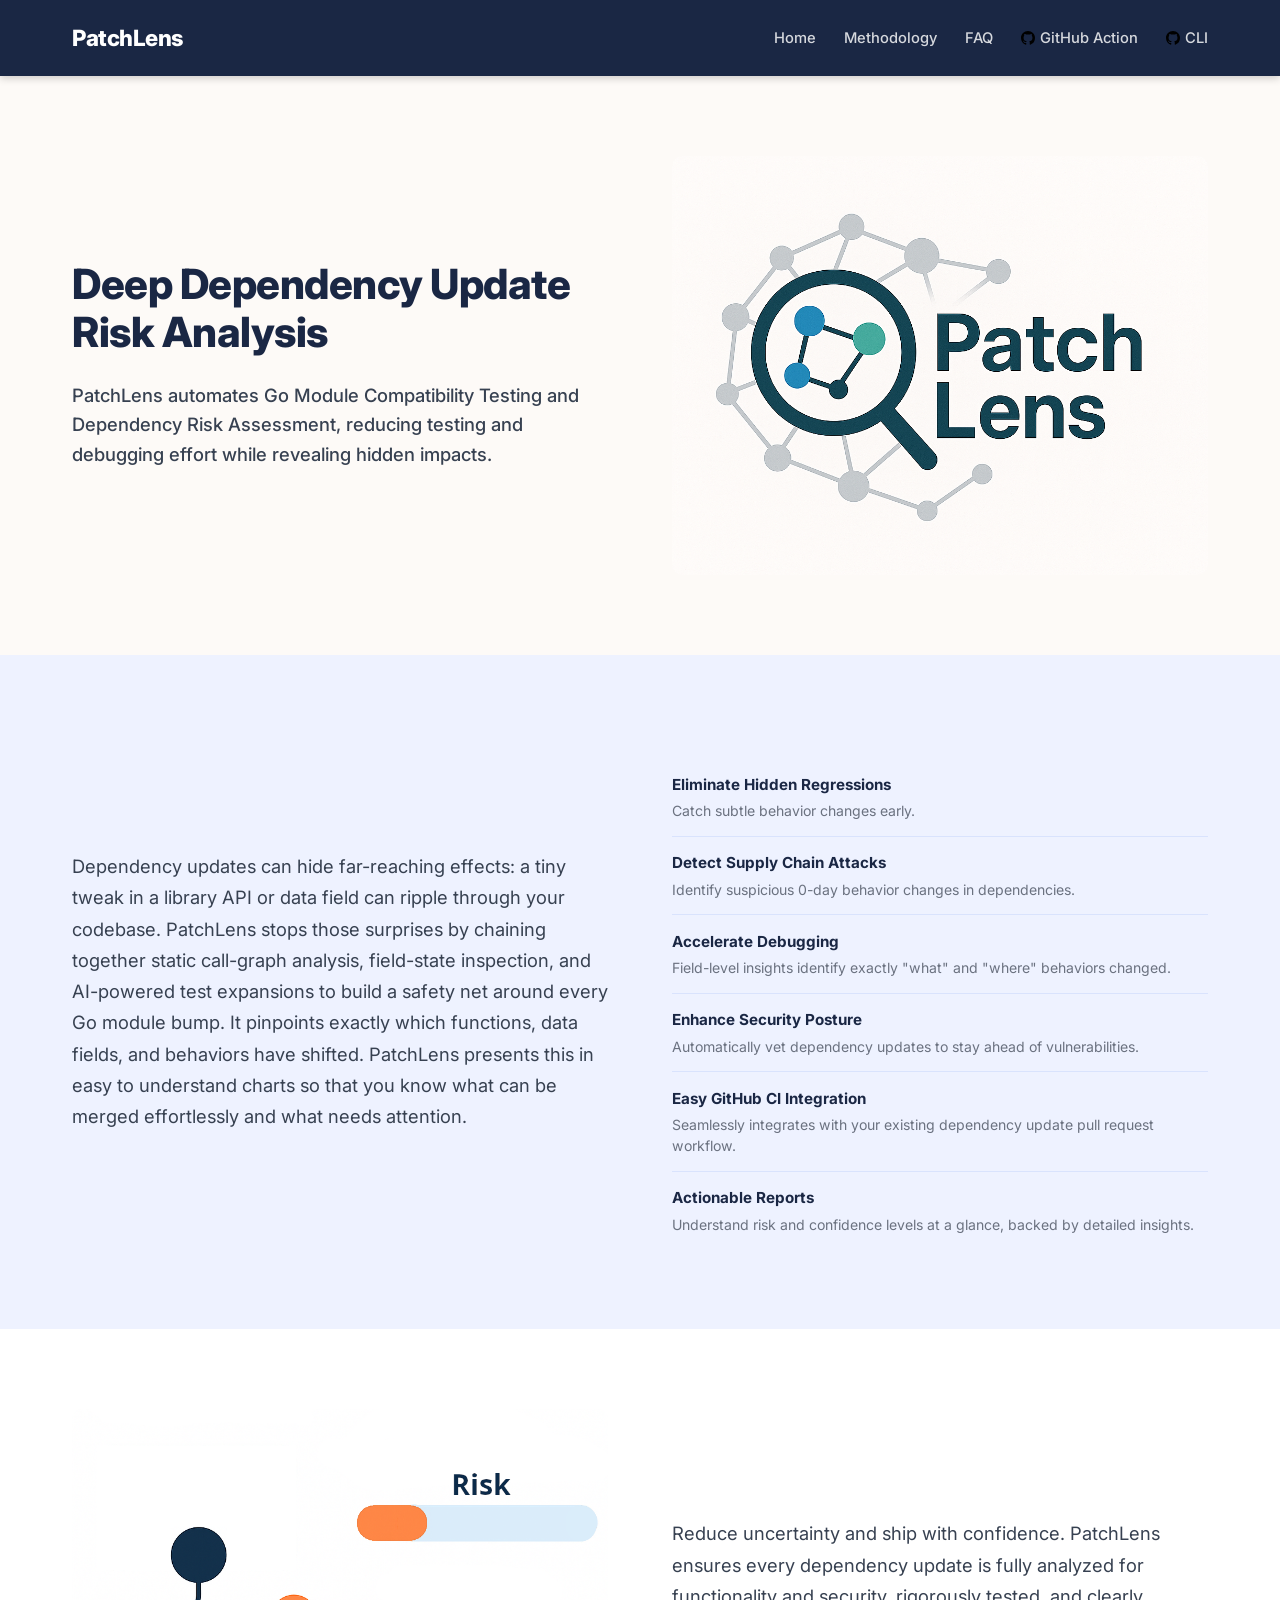
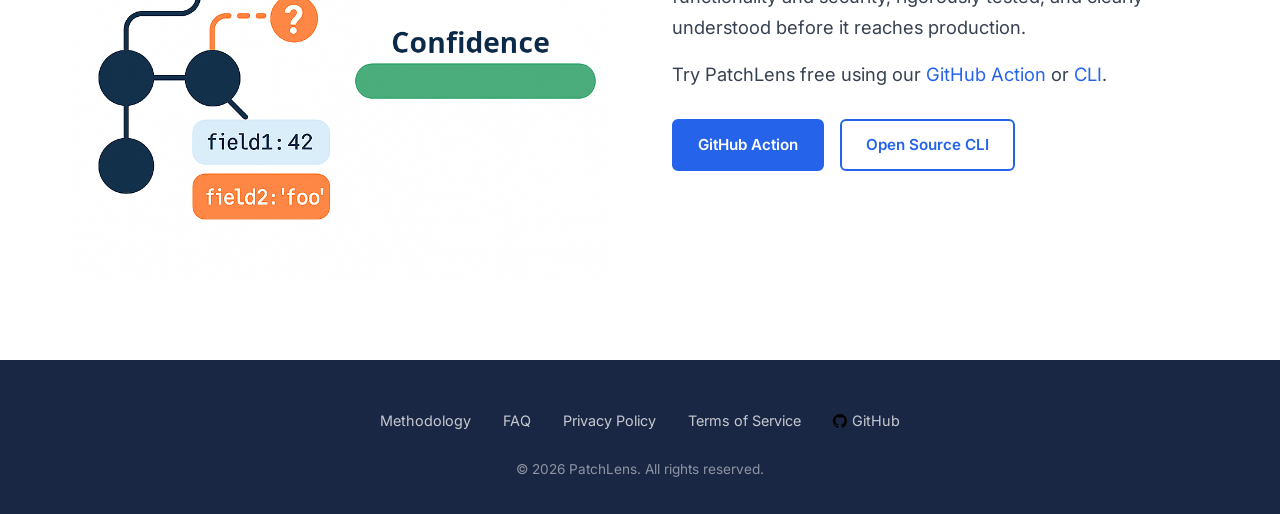
<file: index.html>
<!DOCTYPE html>
<html lang="en">
<head>
  <meta charset="UTF-8" />
  <meta name="viewport" content="width=device-width, initial-scale=1.0" />
  <title>PatchLens — Deep Dependency Update Risk Analysis</title>
  <meta name="description" content="PatchLens automates Go module dependency risk assessment using static call-graph analysis, field-state inspection, and AI-powered test expansion." />
  <link rel="stylesheet" href="assets/css/style.css" />
  <link rel="preconnect" href="https://fonts.googleapis.com" />
  <link rel="preconnect" href="https://fonts.gstatic.com" crossorigin />
  <link href="https://fonts.googleapis.com/css2?family=Inter:wght@400;500;600;700;800&display=swap" rel="stylesheet" />
</head>
<body>
<svg xmlns="http://www.w3.org/2000/svg" style="display:none">
  <symbol id="icon-github" viewBox="0 0 16 16">
    <path d="M8 0C3.58 0 0 3.58 0 8c0 3.54 2.29 6.53 5.47 7.59.4.07.55-.17.55-.38 0-.19-.01-.82-.01-1.49-2.01.37-2.53-.49-2.69-.94-.09-.23-.48-.94-.82-1.13-.28-.15-.68-.52-.01-.53.63-.01 1.08.58 1.23.82.72 1.21 1.87.87 2.33.66.07-.52.28-.87.51-1.07-1.78-.2-3.64-.89-3.64-3.95 0-.87.31-1.59.82-2.15-.08-.2-.36-1.02.08-2.12 0 0 .67-.21 2.2.82.64-.18 1.32-.27 2-.27.68 0 1.36.09 2 .27 1.53-1.04 2.2-.82 2.2-.82.44 1.1.16 1.92.08 2.12.51.56.82 1.27.82 2.15 0 3.07-1.87 3.75-3.65 3.95.29.25.54.73.54 1.48 0 1.07-.01 1.93-.01 2.2 0 .21.15.46.55.38A8.013 8.013 0 0016 8c0-4.42-3.58-8-8-8z"/>
  </symbol>
</svg>

<!-- ===== HEADER ===== -->
<header>
  <nav>
    <div class="logo"><a href="./">PatchLens</a></div>
    <button class="nav-toggle" aria-label="Toggle navigation" onclick="document.querySelector('.nav-links').classList.toggle('open')">&#9776;</button>
    <ul class="nav-links">
      <li><a href="./">Home</a></li>
      <li><a href="methodology/">Methodology</a></li>
      <li><a href="faq/">FAQ</a></li>
      <li><a href="https://github.com/PatchLens/go-dep-impact-action" target="_blank" rel="noopener"><svg width="14" height="14" aria-hidden="true"><use href="#icon-github"/></svg>GitHub Action</a></li>
      <li><a href="https://github.com/PatchLens/go-update-lens" target="_blank" rel="noopener"><svg width="14" height="14" aria-hidden="true"><use href="#icon-github"/></svg>CLI</a></li>
    </ul>
  </nav>
</header>

<!-- ===== HERO SECTION ===== -->
<section class="section-tan">
  <div class="container">
    <div class="two-col">
      <div class="col-text">
        <h1>Deep Dependency Update Risk Analysis</h1>
        <div style="height: 1.5rem"></div>
        <h4 style="font-weight: 500; color: #374151; line-height: 1.6;">PatchLens automates Go Module Compatibility Testing and Dependency Risk Assessment, reducing testing and debugging effort while revealing hidden impacts.</h4>
      </div>
      <div class="col-img">
        <img
          src="assets/images/4-detailed_graph.png"
          alt="PatchLens detailed dependency call-graph analysis visualization"
          loading="eager"
        />
      </div>
    </div>
  </div>
</section>

<!-- ===== VALUE PROPOSITION SECTION ===== -->
<section class="section-bright">
  <div class="container">
    <div class="two-col">
      <div class="col-text">
        <p class="lead">Dependency updates can hide far-reaching effects: a tiny tweak in a library API or data field can ripple through your codebase. PatchLens stops those surprises by chaining together static call-graph analysis, field-state inspection, and AI-powered test expansions to build a safety net around every Go module bump. It pinpoints exactly which functions, data fields, and behaviors have shifted. PatchLens presents this in easy to understand charts so that you know what can be merged effortlessly and what needs attention.</p>
      </div>
      <div class="col-text">
        <ul class="feature-list">
          <li>
            <strong>Eliminate Hidden Regressions</strong>
            <p class="feat-desc">Catch subtle behavior changes early.</p>
          </li>
          <li>
            <strong>Detect Supply Chain Attacks</strong>
            <p class="feat-desc">Identify suspicious 0-day behavior changes in dependencies.</p>
          </li>
          <li>
            <strong>Accelerate Debugging</strong>
            <p class="feat-desc">Field-level insights identify exactly "what" and "where" behaviors changed.</p>
          </li>
          <li>
            <strong>Enhance Security Posture</strong>
            <p class="feat-desc">Automatically vet dependency updates to stay ahead of vulnerabilities.</p>
          </li>
          <li>
            <strong>Easy GitHub CI Integration</strong>
            <p class="feat-desc">Seamlessly integrates with your existing dependency update pull request workflow.</p>
          </li>
          <li>
            <strong>Actionable Reports</strong>
            <p class="feat-desc">Understand risk and confidence levels at a glance, backed by detailed insights.</p>
          </li>
        </ul>
      </div>
    </div>
  </div>
</section>

<!-- ===== CTA SECTION ===== -->
<section class="section-white">
  <div class="container">
    <div class="two-col img-left">
      <div class="col-img">
        <img
          src="assets/images/3-validate-2.png"
          alt="Static call-graph showing field state analysis and module change impact, with risk and confidence bars"
          loading="lazy"
        />
      </div>
      <div class="col-text">
        <p class="lead">Reduce uncertainty and ship with confidence. PatchLens ensures every dependency update is fully analyzed for functionality and security, rigorously tested, and clearly understood before it reaches production.</p>
        <p class="lead">Try PatchLens free using our <a href="https://github.com/PatchLens/go-dep-impact-action" target="_blank" rel="noopener">GitHub Action</a> or <a href="https://github.com/PatchLens/go-update-lens" target="_blank" rel="noopener">CLI</a>.</p>
        <div class="btn-group">
          <a href="https://github.com/PatchLens/go-dep-impact-action" target="_blank" rel="noopener" class="btn btn-primary">GitHub Action</a>
          <a href="https://github.com/PatchLens/go-update-lens" target="_blank" rel="noopener" class="btn btn-outline">Open Source CLI</a>
        </div>
      </div>
    </div>
  </div>
</section>

<!-- ===== FOOTER ===== -->
<footer>
  <div class="container">
    <ul class="footer-links">
      <li><a href="methodology/">Methodology</a></li>
      <li><a href="faq/">FAQ</a></li>
      <li><a href="privacy-policy/">Privacy Policy</a></li>
      <li><a href="terms-of-service/">Terms of Service</a></li>
      <li><a href="https://github.com/PatchLens" target="_blank" rel="noopener"><svg width="14" height="14" aria-hidden="true"><use href="#icon-github"/></svg>GitHub</a></li>
    </ul>
    <p class="footer-copy">&copy; 2026 PatchLens. All rights reserved.</p>
  </div>
</footer>

</body>
</html>
</file>
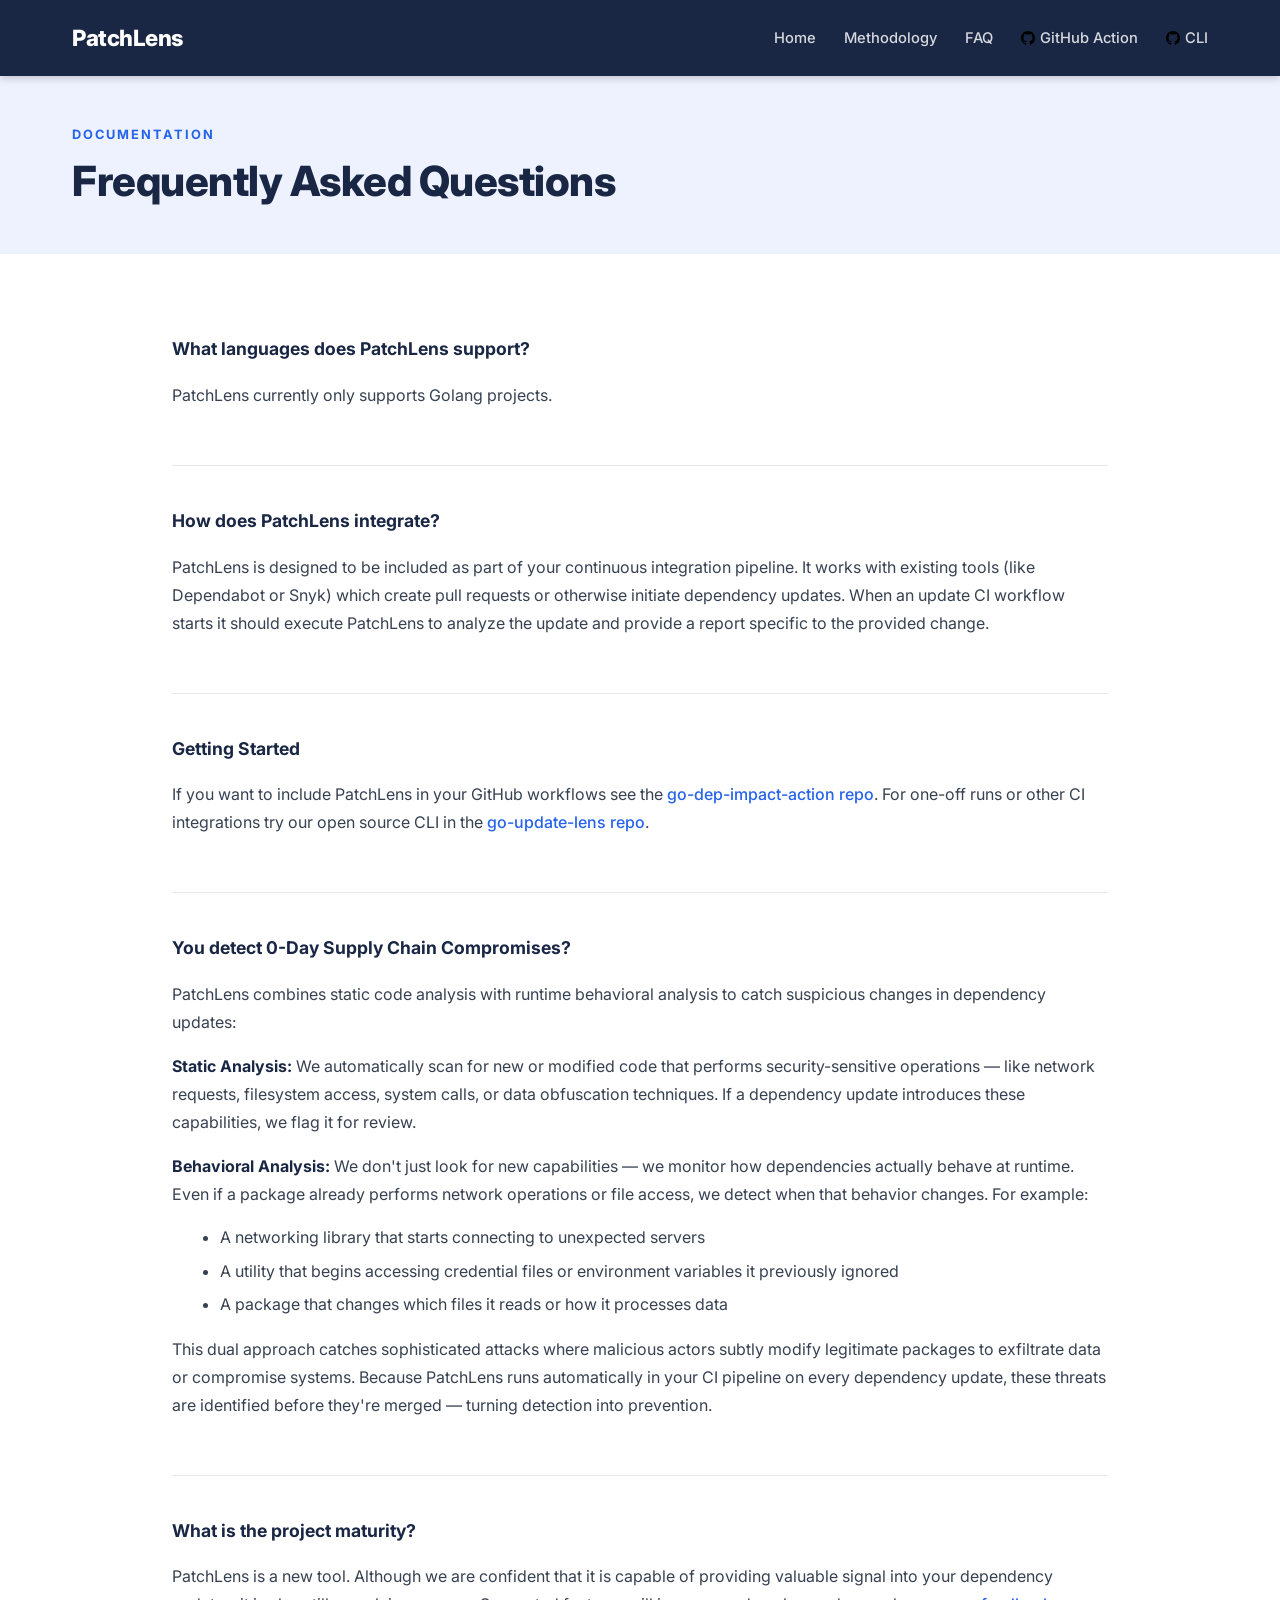
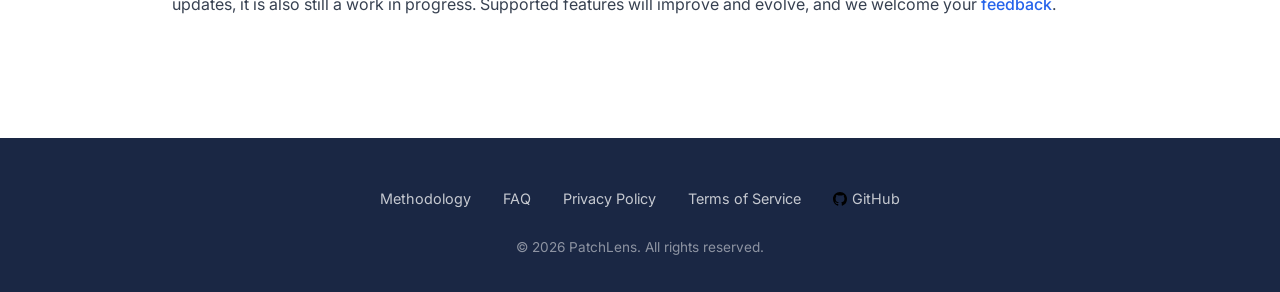
<file: faq/index.html>
<!DOCTYPE html>
<html lang="en">
<head>
  <meta charset="UTF-8" />
  <meta name="viewport" content="width=device-width, initial-scale=1.0" />
  <title>FAQ — PatchLens</title>
  <meta name="description" content="Frequently asked questions about PatchLens: language support, CI integration, zero-day detection, and getting started." />
  <link rel="stylesheet" href="../assets/css/style.css" />
  <link rel="preconnect" href="https://fonts.googleapis.com" />
  <link rel="preconnect" href="https://fonts.gstatic.com" crossorigin />
  <link href="https://fonts.googleapis.com/css2?family=Inter:wght@400;500;600;700;800&display=swap" rel="stylesheet" />
</head>
<body>
<svg xmlns="http://www.w3.org/2000/svg" style="display:none">
  <symbol id="icon-github" viewBox="0 0 16 16">
    <path d="M8 0C3.58 0 0 3.58 0 8c0 3.54 2.29 6.53 5.47 7.59.4.07.55-.17.55-.38 0-.19-.01-.82-.01-1.49-2.01.37-2.53-.49-2.69-.94-.09-.23-.48-.94-.82-1.13-.28-.15-.68-.52-.01-.53.63-.01 1.08.58 1.23.82.72 1.21 1.87.87 2.33.66.07-.52.28-.87.51-1.07-1.78-.2-3.64-.89-3.64-3.95 0-.87.31-1.59.82-2.15-.08-.2-.36-1.02.08-2.12 0 0 .67-.21 2.2.82.64-.18 1.32-.27 2-.27.68 0 1.36.09 2 .27 1.53-1.04 2.2-.82 2.2-.82.44 1.1.16 1.92.08 2.12.51.56.82 1.27.82 2.15 0 3.07-1.87 3.75-3.65 3.95.29.25.54.73.54 1.48 0 1.07-.01 1.93-.01 2.2 0 .21.15.46.55.38A8.013 8.013 0 0016 8c0-4.42-3.58-8-8-8z"/>
  </symbol>
</svg>

<!-- ===== HEADER ===== -->
<header>
  <nav>
    <div class="logo"><a href="../">PatchLens</a></div>
    <button class="nav-toggle" aria-label="Toggle navigation" onclick="document.querySelector('.nav-links').classList.toggle('open')">&#9776;</button>
    <ul class="nav-links">
      <li><a href="../">Home</a></li>
      <li><a href="../methodology/">Methodology</a></li>
      <li><a href="../faq/">FAQ</a></li>
      <li><a href="https://github.com/PatchLens/go-dep-impact-action" target="_blank" rel="noopener"><svg width="14" height="14" aria-hidden="true"><use href="#icon-github"/></svg>GitHub Action</a></li>
      <li><a href="https://github.com/PatchLens/go-update-lens" target="_blank" rel="noopener"><svg width="14" height="14" aria-hidden="true"><use href="#icon-github"/></svg>CLI</a></li>
    </ul>
  </nav>
</header>

<!-- ===== FAQ HERO ===== -->
<section class="section-bright" style="padding: 3rem 0;">
  <div class="container">
    <p class="section-label">Documentation</p>
    <h1>Frequently Asked Questions</h1>
  </div>
</section>

<!-- ===== FAQ ITEMS ===== -->
<div class="prose-page">
  <div class="prose" style="max-width: 1000px;">

    <div class="faq-item">
      <p class="faq-q">What languages does PatchLens support?</p>
      <div class="faq-a">
        <p>PatchLens currently only supports Golang projects.</p>
      </div>
    </div>

    <div class="faq-item">
      <p class="faq-q">How does PatchLens integrate?</p>
      <div class="faq-a">
        <p>PatchLens is designed to be included as part of your continuous integration pipeline. It works with existing tools (like Dependabot or Snyk) which create pull requests or otherwise initiate dependency updates. When an update CI workflow starts it should execute PatchLens to analyze the update and provide a report specific to the provided change.</p>
      </div>
    </div>

    <div class="faq-item">
      <p class="faq-q">Getting Started</p>
      <div class="faq-a">
        <p>If you want to include PatchLens in your GitHub workflows see the <a href="https://github.com/PatchLens/go-dep-impact-action" target="_blank" rel="noopener">go-dep-impact-action repo</a>. For one-off runs or other CI integrations try our open source CLI in the <a href="https://github.com/PatchLens/go-update-lens" target="_blank" rel="noopener">go-update-lens repo</a>.</p>
      </div>
    </div>

    <div class="faq-item">
      <p class="faq-q">You detect 0-Day Supply Chain Compromises?</p>
      <div class="faq-a">
        <p>PatchLens combines static code analysis with runtime behavioral analysis to catch suspicious changes in dependency updates:</p>
        <p><strong>Static Analysis:</strong> We automatically scan for new or modified code that performs security-sensitive operations — like network requests, filesystem access, system calls, or data obfuscation techniques. If a dependency update introduces these capabilities, we flag it for review.</p>
        <p><strong>Behavioral Analysis:</strong> We don't just look for new capabilities — we monitor how dependencies actually behave at runtime. Even if a package already performs network operations or file access, we detect when that behavior changes. For example:</p>
        <ul>
          <li>A networking library that starts connecting to unexpected servers</li>
          <li>A utility that begins accessing credential files or environment variables it previously ignored</li>
          <li>A package that changes which files it reads or how it processes data</li>
        </ul>
        <p>This dual approach catches sophisticated attacks where malicious actors subtly modify legitimate packages to exfiltrate data or compromise systems. Because PatchLens runs automatically in your CI pipeline on every dependency update, these threats are identified before they're merged — turning detection into prevention.</p>
      </div>
    </div>

    <div class="faq-item">
      <p class="faq-q">What is the project maturity?</p>
      <div class="faq-a">
        <p>PatchLens is a new tool. Although we are confident that it is capable of providing valuable signal into your dependency updates, it is also still a work in progress. Supported features will improve and evolve, and we welcome your <a href="https://github.com/PatchLens/" target="_blank" rel="noopener">feedback</a>.</p>
      </div>
    </div>

  </div>
</div>

<!-- ===== FOOTER ===== -->
<footer>
  <div class="container">
    <ul class="footer-links">
      <li><a href="../methodology/">Methodology</a></li>
      <li><a href="../faq/">FAQ</a></li>
      <li><a href="../privacy-policy/">Privacy Policy</a></li>
      <li><a href="../terms-of-service/">Terms of Service</a></li>
      <li><a href="https://github.com/PatchLens" target="_blank" rel="noopener"><svg width="14" height="14" aria-hidden="true"><use href="#icon-github"/></svg>GitHub</a></li>
    </ul>
    <p class="footer-copy">&copy; 2026 PatchLens. All rights reserved.</p>
  </div>
</footer>

</body>
</html>
</file>
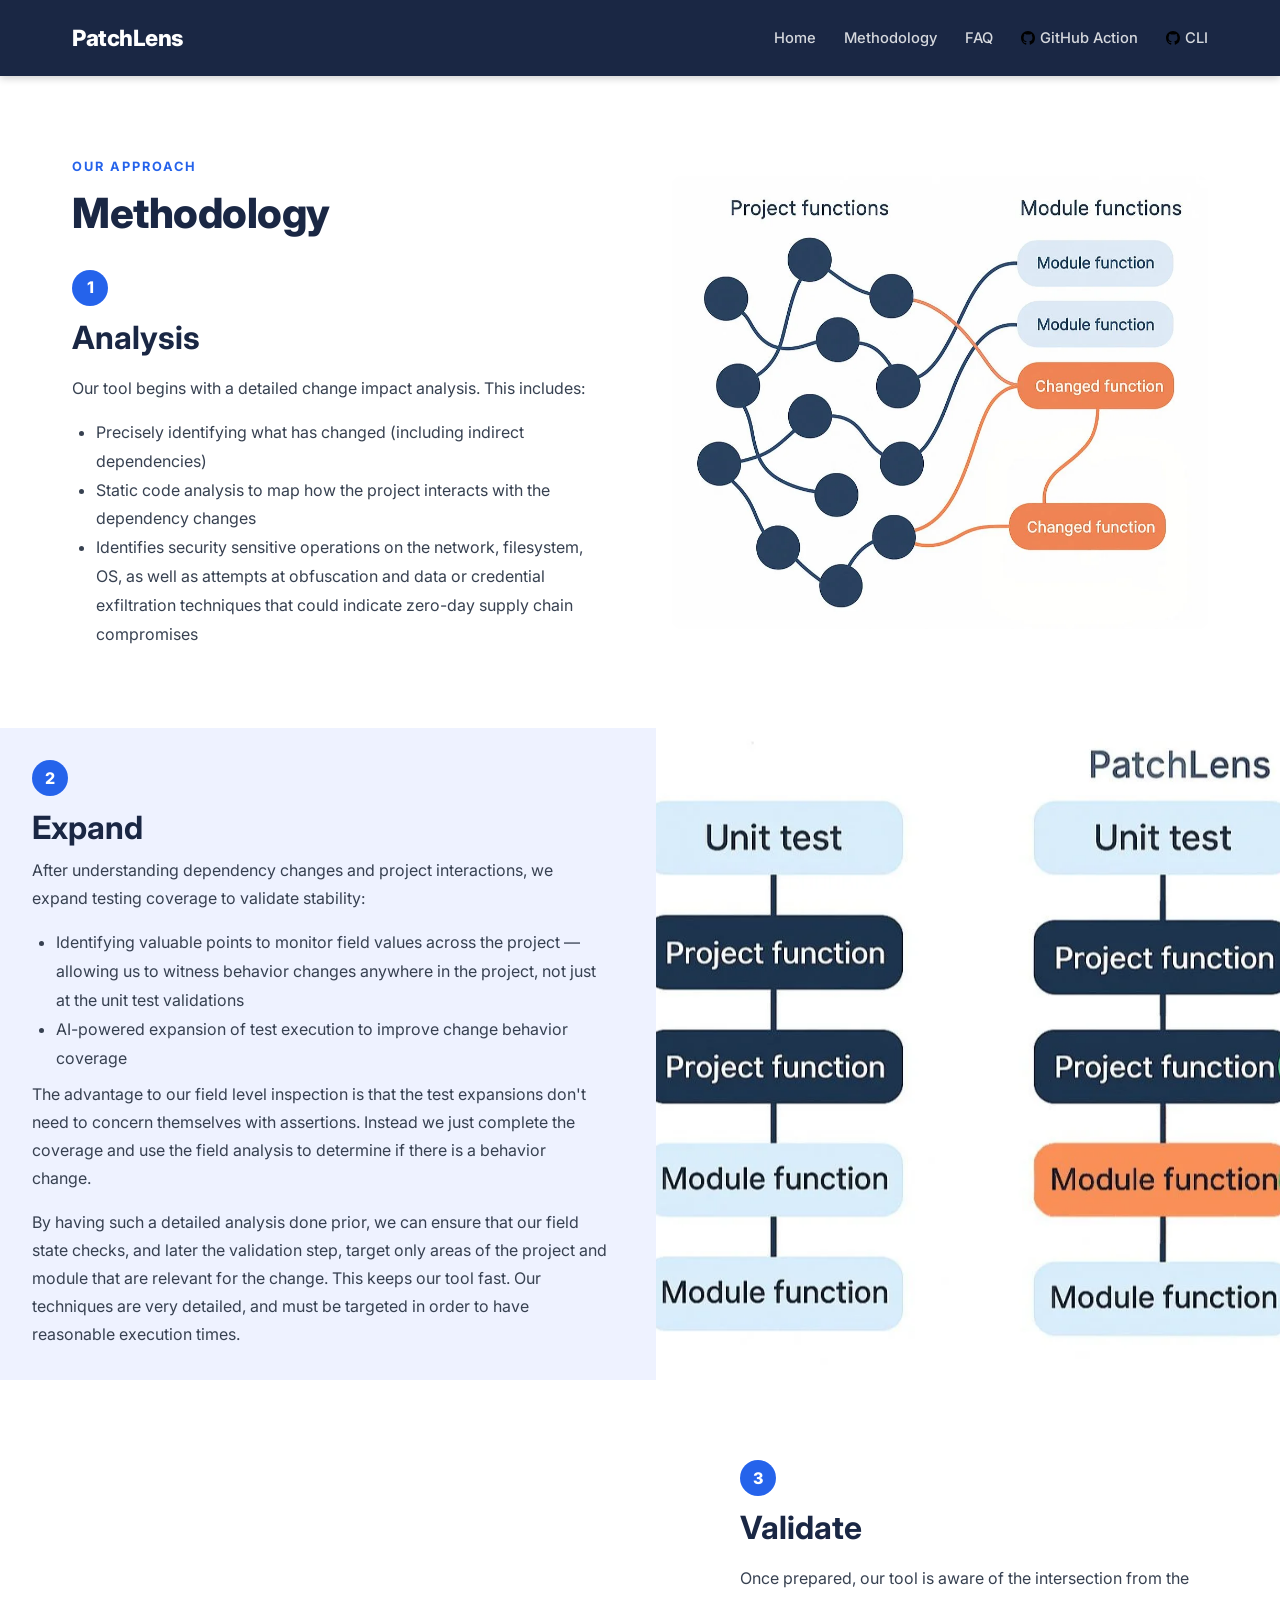
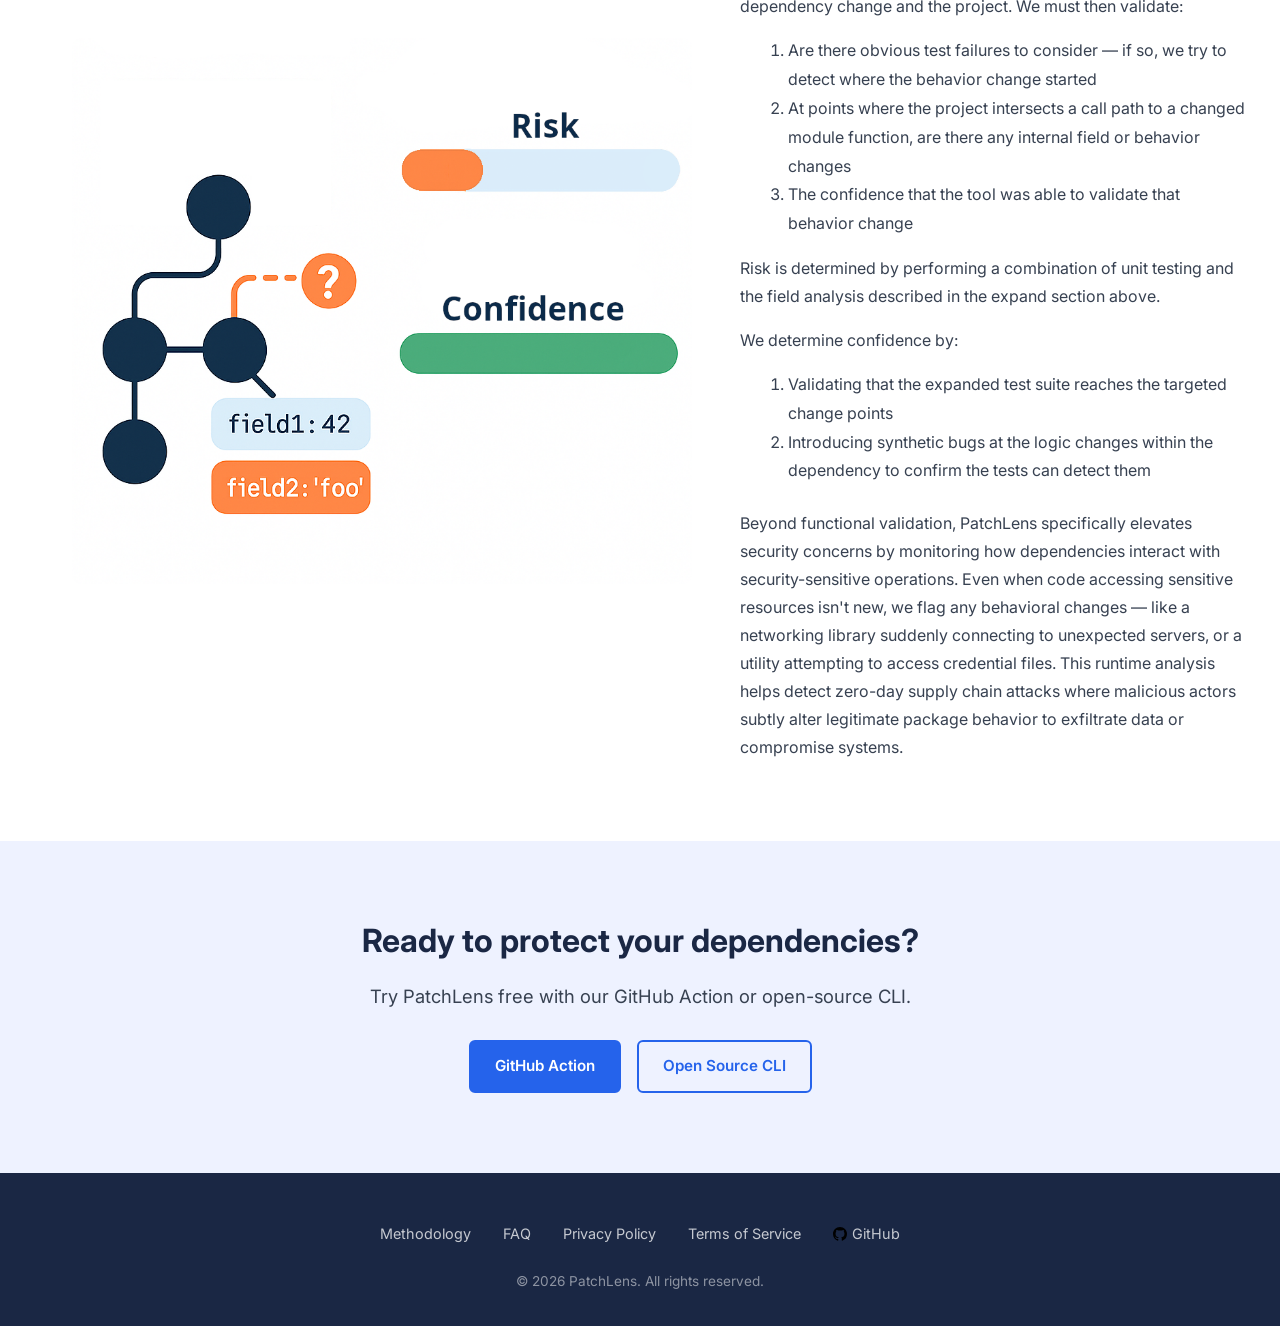
<file: methodology/index.html>
<!DOCTYPE html>
<html lang="en">
<head>
  <meta charset="UTF-8" />
  <meta name="viewport" content="width=device-width, initial-scale=1.0" />
  <title>Methodology — PatchLens</title>
  <meta name="description" content="Learn how PatchLens uses a three-step approach — Analysis, Expand, and Validate — to assess Go dependency update risk." />
  <link rel="stylesheet" href="../assets/css/style.css" />
  <link rel="preconnect" href="https://fonts.googleapis.com" />
  <link rel="preconnect" href="https://fonts.gstatic.com" crossorigin />
  <link href="https://fonts.googleapis.com/css2?family=Inter:wght@400;500;600;700;800&display=swap" rel="stylesheet" />
</head>
<body>
<svg xmlns="http://www.w3.org/2000/svg" style="display:none">
  <symbol id="icon-github" viewBox="0 0 16 16">
    <path d="M8 0C3.58 0 0 3.58 0 8c0 3.54 2.29 6.53 5.47 7.59.4.07.55-.17.55-.38 0-.19-.01-.82-.01-1.49-2.01.37-2.53-.49-2.69-.94-.09-.23-.48-.94-.82-1.13-.28-.15-.68-.52-.01-.53.63-.01 1.08.58 1.23.82.72 1.21 1.87.87 2.33.66.07-.52.28-.87.51-1.07-1.78-.2-3.64-.89-3.64-3.95 0-.87.31-1.59.82-2.15-.08-.2-.36-1.02.08-2.12 0 0 .67-.21 2.2.82.64-.18 1.32-.27 2-.27.68 0 1.36.09 2 .27 1.53-1.04 2.2-.82 2.2-.82.44 1.1.16 1.92.08 2.12.51.56.82 1.27.82 2.15 0 3.07-1.87 3.75-3.65 3.95.29.25.54.73.54 1.48 0 1.07-.01 1.93-.01 2.2 0 .21.15.46.55.38A8.013 8.013 0 0016 8c0-4.42-3.58-8-8-8z"/>
  </symbol>
</svg>

<!-- ===== HEADER ===== -->
<header>
  <nav>
    <div class="logo"><a href="../">PatchLens</a></div>
    <button class="nav-toggle" aria-label="Toggle navigation" onclick="document.querySelector('.nav-links').classList.toggle('open')">&#9776;</button>
    <ul class="nav-links">
      <li><a href="../">Home</a></li>
      <li><a href="../methodology/">Methodology</a></li>
      <li><a href="../faq/">FAQ</a></li>
      <li><a href="https://github.com/PatchLens/go-dep-impact-action" target="_blank" rel="noopener"><svg width="14" height="14" aria-hidden="true"><use href="#icon-github"/></svg>GitHub Action</a></li>
      <li><a href="https://github.com/PatchLens/go-update-lens" target="_blank" rel="noopener"><svg width="14" height="14" aria-hidden="true"><use href="#icon-github"/></svg>CLI</a></li>
    </ul>
  </nav>
</header>

<!-- ===== STEP 1: ANALYSIS ===== -->
<section class="section-white">
  <div class="container">
    <div class="two-col img-right">
      <div class="col-text">
        <p class="section-label">Our Approach</p>
        <h1>Methodology</h1>
        <div style="height: 2rem"></div>
        <div class="step-badge">1</div>
        <h2>Analysis</h2>
        <div style="height: 1rem"></div>
        <p>Our tool begins with a detailed change impact analysis. This includes:</p>
        <ul style="margin-top: 0.75rem; color: #374151; line-height: 1.8;">
          <li>Precisely identifying what has changed (including indirect dependencies)</li>
          <li>Static code analysis to map how the project interacts with the dependency changes</li>
          <li>Identifies security sensitive operations on the network, filesystem, OS, as well as attempts at obfuscation and data or credential exfiltration techniques that could indicate zero-day supply chain compromises</li>
        </ul>
      </div>
      <div class="col-img">
        <img
          src="../assets/images/1-analysis-2.jpg"
          alt="Call-graph impact analysis diagram showing Go project functions (dark blue circles) on the left linked by lines to module functions on the right, illustrating direct and transitive dependency changes"
          loading="eager"
        />
      </div>
    </div>
  </div>
</section>

<!-- ===== STEP 2: EXPAND ===== -->
<section class="section-bright section-fill-image">
  <div class="container">
    <div class="two-col img-right">
      <div class="col-text">
        <div class="step-badge">2</div>
        <h2>Expand</h2>
        <div style="height: 0.5rem"></div>
        <p>After understanding dependency changes and project interactions, we expand testing coverage to validate stability:</p>
        <ul style="margin-top: 0.75rem; color: #374151; line-height: 1.8;">
          <li>Identifying valuable points to monitor field values across the project — allowing us to witness behavior changes anywhere in the project, not just at the unit test validations</li>
          <li>AI-powered expansion of test execution to improve change behavior coverage</li>
        </ul>
        <div style="height: 0.5rem"></div>
        <p>The advantage to our field level inspection is that the test expansions don't need to concern themselves with assertions. Instead we just complete the coverage and use the field analysis to determine if there is a behavior change.</p>
        <p>By having such a detailed analysis done prior, we can ensure that our field state checks, and later the validation step, target only areas of the project and module that are relevant for the change. This keeps our tool fast. Our techniques are very detailed, and must be targeted in order to have reasonable execution times.</p>
      </div>
      <div class="col-img">
        <img
          src="../assets/images/2-expand-1.jpg"
          alt="Side-by-side flowchart: standard unit test sequence vs. PatchLens AI-driven test expansion with added verification checks"
          loading="lazy"
        />
      </div>
    </div>
  </div>
</section>

<!-- ===== STEP 3: VALIDATE ===== -->
<section class="section-white">
  <div class="container" style="max-width:none; padding-left:max(2rem,calc((100vw - 1200px)/2 + 2rem)); padding-right:0;">
    <div class="two-col img-left" style="grid-template-columns: 1.15fr 1fr; gap: 3rem;">
      <div class="col-img">
        <img
          src="../assets/images/3-validate-2.png"
          alt="Static call-graph showing field state analysis and module change impact, with risk and confidence bars"
          loading="lazy"
        />
      </div>
      <div class="col-text" style="padding-right: 2rem;">
        <div class="step-badge">3</div>
        <h2>Validate</h2>
        <div style="height: 1rem"></div>
        <p>Once prepared, our tool is aware of the intersection from the dependency change and the project. We must then validate:</p>
        <ol style="margin: 0.75rem 0 1rem 1.5rem; color: #374151; line-height: 1.8;">
          <li>Are there obvious test failures to consider — if so, we try to detect where the behavior change started</li>
          <li>At points where the project intersects a call path to a changed module function, are there any internal field or behavior changes</li>
          <li>The confidence that the tool was able to validate that behavior change</li>
        </ol>
        <p>Risk is determined by performing a combination of unit testing and the field analysis described in the expand section above.</p>
        <p>We determine confidence by:</p>
        <ol style="margin: 0.75rem 0 1rem 1.5rem; color: #374151; line-height: 1.8;">
          <li>Validating that the expanded test suite reaches the targeted change points</li>
          <li>Introducing synthetic bugs at the logic changes within the dependency to confirm the tests can detect them</li>
        </ol>
        <div style="height: 0.5rem"></div>
        <p>Beyond functional validation, PatchLens specifically elevates security concerns by monitoring how dependencies interact with security-sensitive operations. Even when code accessing sensitive resources isn't new, we flag any behavioral changes — like a networking library suddenly connecting to unexpected servers, or a utility attempting to access credential files. This runtime analysis helps detect zero-day supply chain attacks where malicious actors subtly alter legitimate package behavior to exfiltrate data or compromise systems.</p>
      </div>
    </div>
  </div>
</section>

<!-- ===== CTA ===== -->
<section class="section-bright">
  <div class="container" style="text-align: center; max-width: 700px;">
    <h2>Ready to protect your dependencies?</h2>
    <p class="lead" style="margin: 1.25rem 0;">Try PatchLens free with our GitHub Action or open-source CLI.</p>
    <div class="btn-group" style="justify-content: center;">
      <a href="https://github.com/PatchLens/go-dep-impact-action" target="_blank" rel="noopener" class="btn btn-primary">GitHub Action</a>
      <a href="https://github.com/PatchLens/go-update-lens" target="_blank" rel="noopener" class="btn btn-outline">Open Source CLI</a>
    </div>
  </div>
</section>

<!-- ===== FOOTER ===== -->
<footer>
  <div class="container">
    <ul class="footer-links">
      <li><a href="../methodology/">Methodology</a></li>
      <li><a href="../faq/">FAQ</a></li>
      <li><a href="../privacy-policy/">Privacy Policy</a></li>
      <li><a href="../terms-of-service/">Terms of Service</a></li>
      <li><a href="https://github.com/PatchLens" target="_blank" rel="noopener"><svg width="14" height="14" aria-hidden="true"><use href="#icon-github"/></svg>GitHub</a></li>
    </ul>
    <p class="footer-copy">&copy; 2026 PatchLens. All rights reserved.</p>
  </div>
</footer>

</body>
</html>
</file>
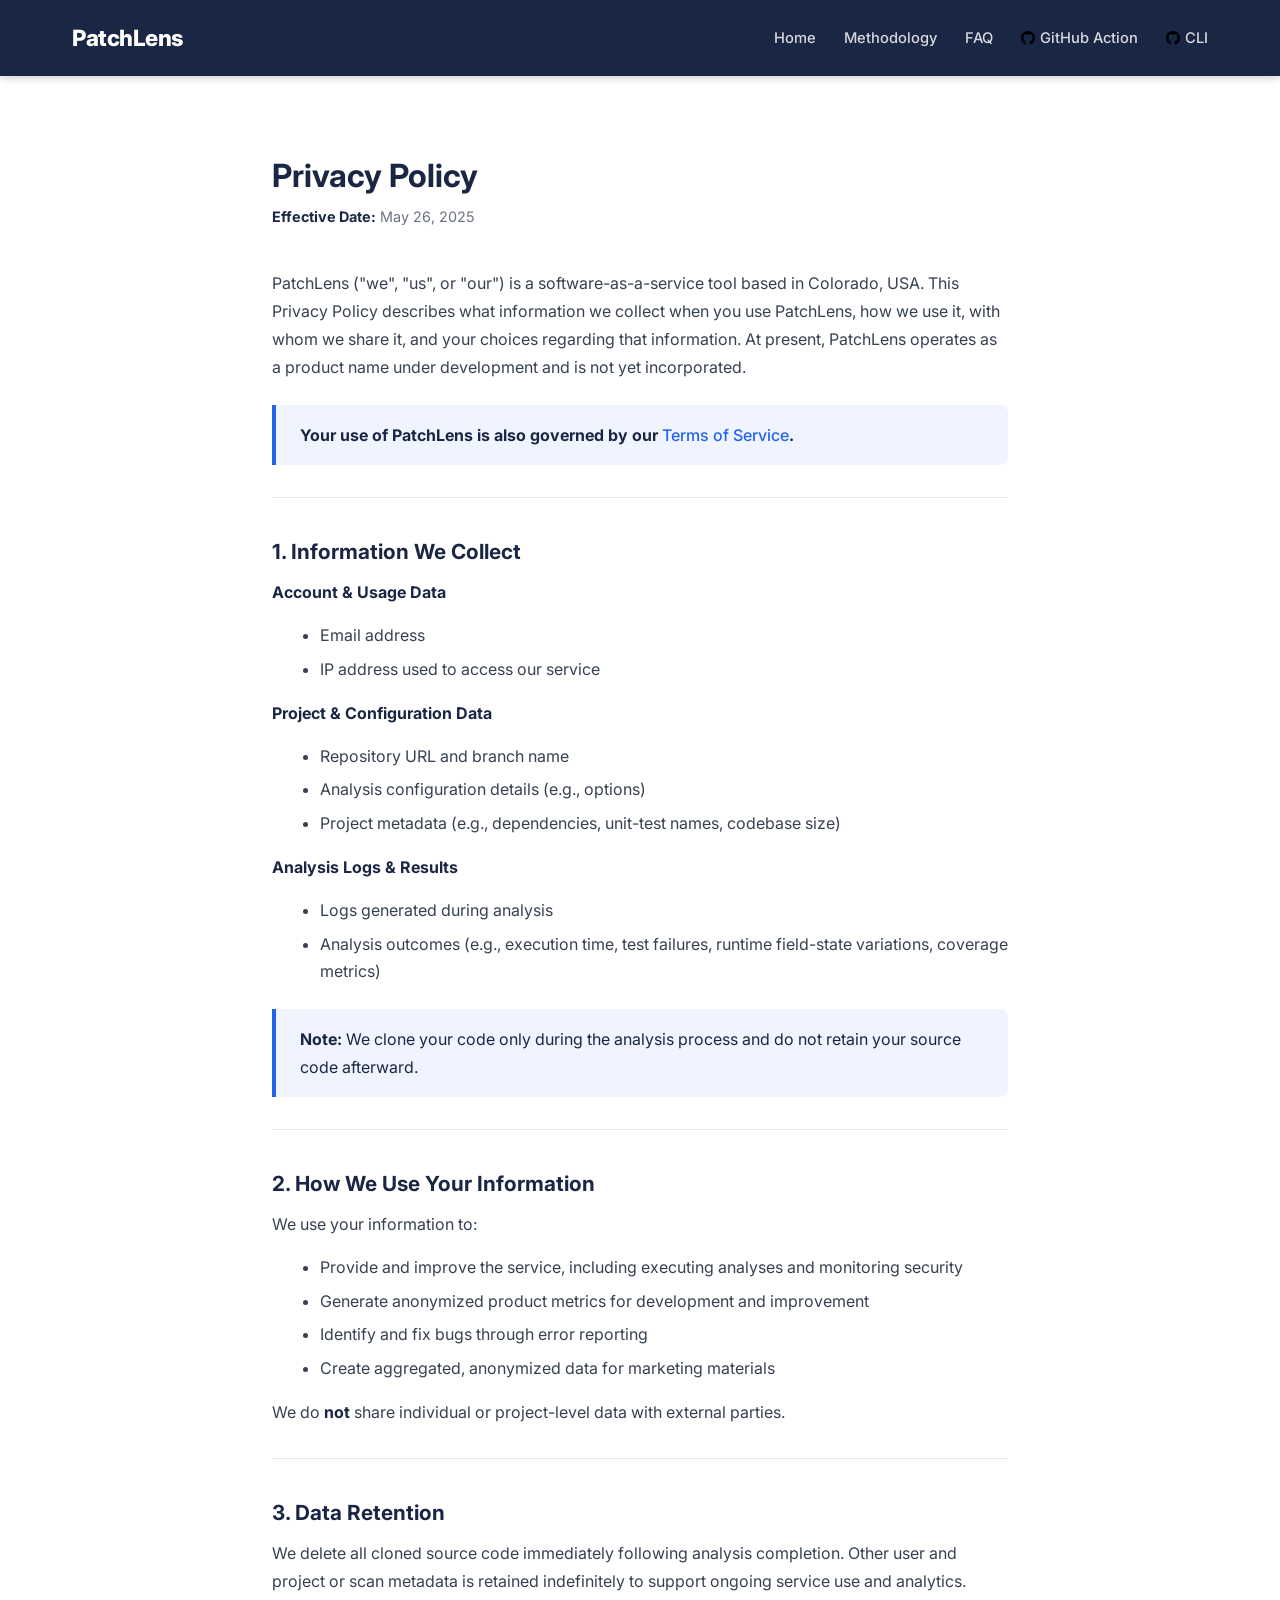
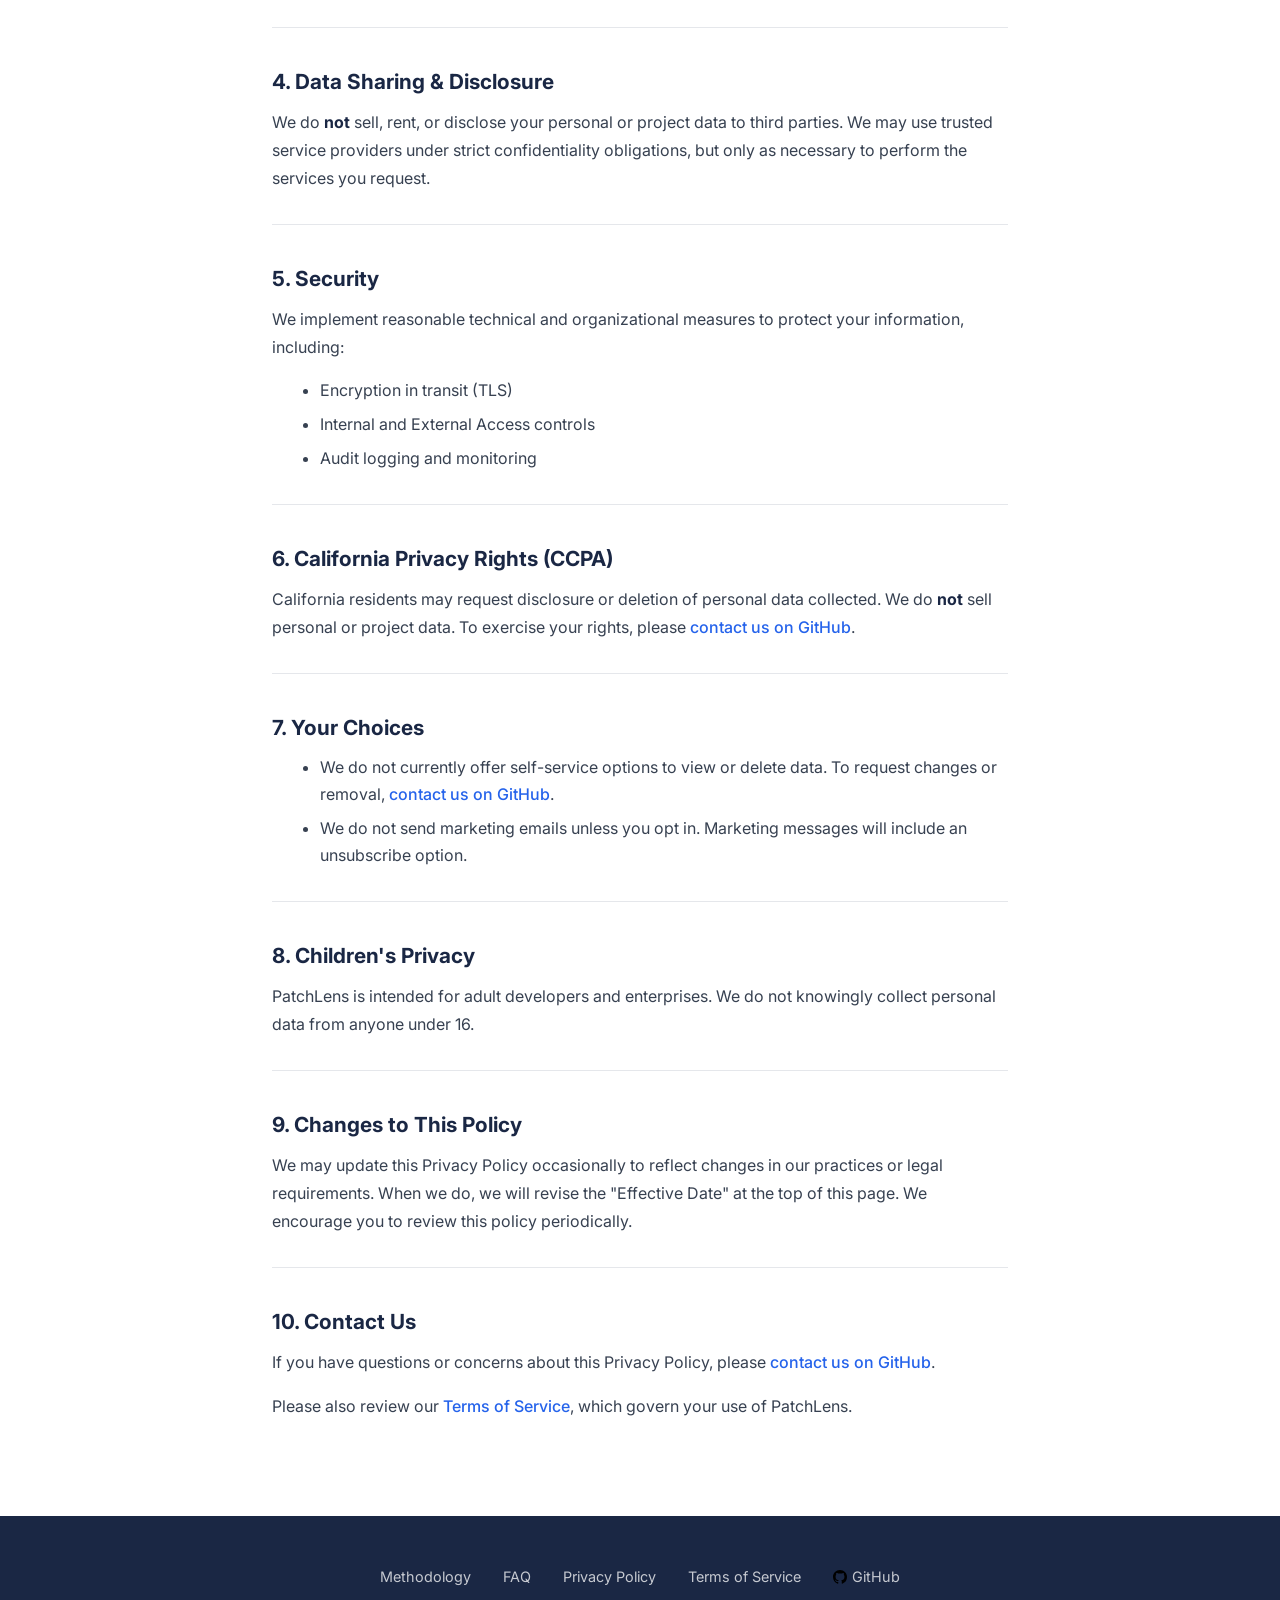
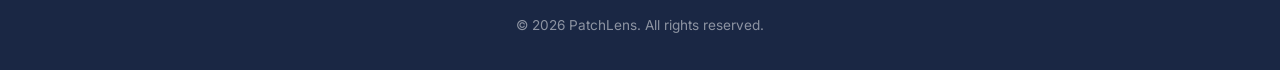
<file: privacy-policy/index.html>
<!DOCTYPE html>
<html lang="en">
<head>
  <meta charset="UTF-8" />
  <meta name="viewport" content="width=device-width, initial-scale=1.0" />
  <title>Privacy Policy — PatchLens</title>
  <meta name="description" content="PatchLens Privacy Policy — what data we collect, how we use it, and your rights." />
  <link rel="stylesheet" href="../assets/css/style.css" />
  <link rel="preconnect" href="https://fonts.googleapis.com" />
  <link rel="preconnect" href="https://fonts.gstatic.com" crossorigin />
  <link href="https://fonts.googleapis.com/css2?family=Inter:wght@400;500;600;700;800&display=swap" rel="stylesheet" />
</head>
<body>
<svg xmlns="http://www.w3.org/2000/svg" style="display:none">
  <symbol id="icon-github" viewBox="0 0 16 16">
    <path d="M8 0C3.58 0 0 3.58 0 8c0 3.54 2.29 6.53 5.47 7.59.4.07.55-.17.55-.38 0-.19-.01-.82-.01-1.49-2.01.37-2.53-.49-2.69-.94-.09-.23-.48-.94-.82-1.13-.28-.15-.68-.52-.01-.53.63-.01 1.08.58 1.23.82.72 1.21 1.87.87 2.33.66.07-.52.28-.87.51-1.07-1.78-.2-3.64-.89-3.64-3.95 0-.87.31-1.59.82-2.15-.08-.2-.36-1.02.08-2.12 0 0 .67-.21 2.2.82.64-.18 1.32-.27 2-.27.68 0 1.36.09 2 .27 1.53-1.04 2.2-.82 2.2-.82.44 1.1.16 1.92.08 2.12.51.56.82 1.27.82 2.15 0 3.07-1.87 3.75-3.65 3.95.29.25.54.73.54 1.48 0 1.07-.01 1.93-.01 2.2 0 .21.15.46.55.38A8.013 8.013 0 0016 8c0-4.42-3.58-8-8-8z"/>
  </symbol>
</svg>

<!-- ===== HEADER ===== -->
<header>
  <nav>
    <div class="logo"><a href="../">PatchLens</a></div>
    <button class="nav-toggle" aria-label="Toggle navigation" onclick="document.querySelector('.nav-links').classList.toggle('open')">&#9776;</button>
    <ul class="nav-links">
      <li><a href="../">Home</a></li>
      <li><a href="../methodology/">Methodology</a></li>
      <li><a href="../faq/">FAQ</a></li>
      <li><a href="https://github.com/PatchLens/go-dep-impact-action" target="_blank" rel="noopener"><svg width="14" height="14" aria-hidden="true"><use href="#icon-github"/></svg>GitHub Action</a></li>
      <li><a href="https://github.com/PatchLens/go-update-lens" target="_blank" rel="noopener"><svg width="14" height="14" aria-hidden="true"><use href="#icon-github"/></svg>CLI</a></li>
    </ul>
  </nav>
</header>

<!-- ===== PRIVACY POLICY ===== -->
<div class="prose-page">
  <div class="prose">
    <h2>Privacy Policy</h2>
    <p class="effective-date"><strong>Effective Date:</strong> May 26, 2025</p>

    <p>PatchLens ("we", "us", or "our") is a software-as-a-service tool based in Colorado, USA. This Privacy Policy describes what information we collect when you use PatchLens, how we use it, with whom we share it, and your choices regarding that information. At present, PatchLens operates as a product name under development and is not yet incorporated.</p>

    <blockquote>
      <p><strong>Your use of PatchLens is also governed by our <a href="../terms-of-service/">Terms of Service</a>.</strong></p>
    </blockquote>

    <hr />

    <h3>1. Information We Collect</h3>
    <p><strong>Account &amp; Usage Data</strong></p>
    <ul>
      <li>Email address</li>
      <li>IP address used to access our service</li>
    </ul>
    <p><strong>Project &amp; Configuration Data</strong></p>
    <ul>
      <li>Repository URL and branch name</li>
      <li>Analysis configuration details (e.g., options)</li>
      <li>Project metadata (e.g., dependencies, unit-test names, codebase size)</li>
    </ul>
    <p><strong>Analysis Logs &amp; Results</strong></p>
    <ul>
      <li>Logs generated during analysis</li>
      <li>Analysis outcomes (e.g., execution time, test failures, runtime field-state variations, coverage metrics)</li>
    </ul>
    <blockquote>
      <p><strong>Note:</strong> We clone your code only during the analysis process and do not retain your source code afterward.</p>
    </blockquote>

    <hr />

    <h3>2. How We Use Your Information</h3>
    <p>We use your information to:</p>
    <ul>
      <li>Provide and improve the service, including executing analyses and monitoring security</li>
      <li>Generate anonymized product metrics for development and improvement</li>
      <li>Identify and fix bugs through error reporting</li>
      <li>Create aggregated, anonymized data for marketing materials</li>
    </ul>
    <p>We do <strong>not</strong> share individual or project-level data with external parties.</p>

    <hr />

    <h3>3. Data Retention</h3>
    <p>We delete all cloned source code immediately following analysis completion. Other user and project or scan metadata is retained indefinitely to support ongoing service use and analytics.</p>

    <hr />

    <h3>4. Data Sharing &amp; Disclosure</h3>
    <p>We do <strong>not</strong> sell, rent, or disclose your personal or project data to third parties. We may use trusted service providers under strict confidentiality obligations, but only as necessary to perform the services you request.</p>

    <hr />

    <h3>5. Security</h3>
    <p>We implement reasonable technical and organizational measures to protect your information, including:</p>
    <ul>
      <li>Encryption in transit (TLS)</li>
      <li>Internal and External Access controls</li>
      <li>Audit logging and monitoring</li>
    </ul>

    <hr />

    <h3>6. California Privacy Rights (CCPA)</h3>
    <p>California residents may request disclosure or deletion of personal data collected. We do <strong>not</strong> sell personal or project data. To exercise your rights, please <a href="https://github.com/PatchLens/" target="_blank" rel="noopener">contact us on GitHub</a>.</p>

    <hr />

    <h3>7. Your Choices</h3>
    <ul>
      <li>We do not currently offer self-service options to view or delete data. To request changes or removal, <a href="https://github.com/PatchLens/" target="_blank" rel="noopener">contact us on GitHub</a>.</li>
      <li>We do not send marketing emails unless you opt in. Marketing messages will include an unsubscribe option.</li>
    </ul>

    <hr />

    <h3>8. Children's Privacy</h3>
    <p>PatchLens is intended for adult developers and enterprises. We do not knowingly collect personal data from anyone under 16.</p>

    <hr />

    <h3>9. Changes to This Policy</h3>
    <p>We may update this Privacy Policy occasionally to reflect changes in our practices or legal requirements. When we do, we will revise the "Effective Date" at the top of this page. We encourage you to review this policy periodically.</p>

    <hr />

    <h3>10. Contact Us</h3>
    <p>If you have questions or concerns about this Privacy Policy, please <a href="https://github.com/PatchLens/" target="_blank" rel="noopener">contact us on GitHub</a>.</p>
    <p>Please also review our <a href="../terms-of-service/">Terms of Service</a>, which govern your use of PatchLens.</p>
  </div>
</div>

<!-- ===== FOOTER ===== -->
<footer>
  <div class="container">
    <ul class="footer-links">
      <li><a href="../methodology/">Methodology</a></li>
      <li><a href="../faq/">FAQ</a></li>
      <li><a href="../privacy-policy/">Privacy Policy</a></li>
      <li><a href="../terms-of-service/">Terms of Service</a></li>
      <li><a href="https://github.com/PatchLens" target="_blank" rel="noopener"><svg width="14" height="14" aria-hidden="true"><use href="#icon-github"/></svg>GitHub</a></li>
    </ul>
    <p class="footer-copy">&copy; 2026 PatchLens. All rights reserved.</p>
  </div>
</footer>

</body>
</html>
</file>
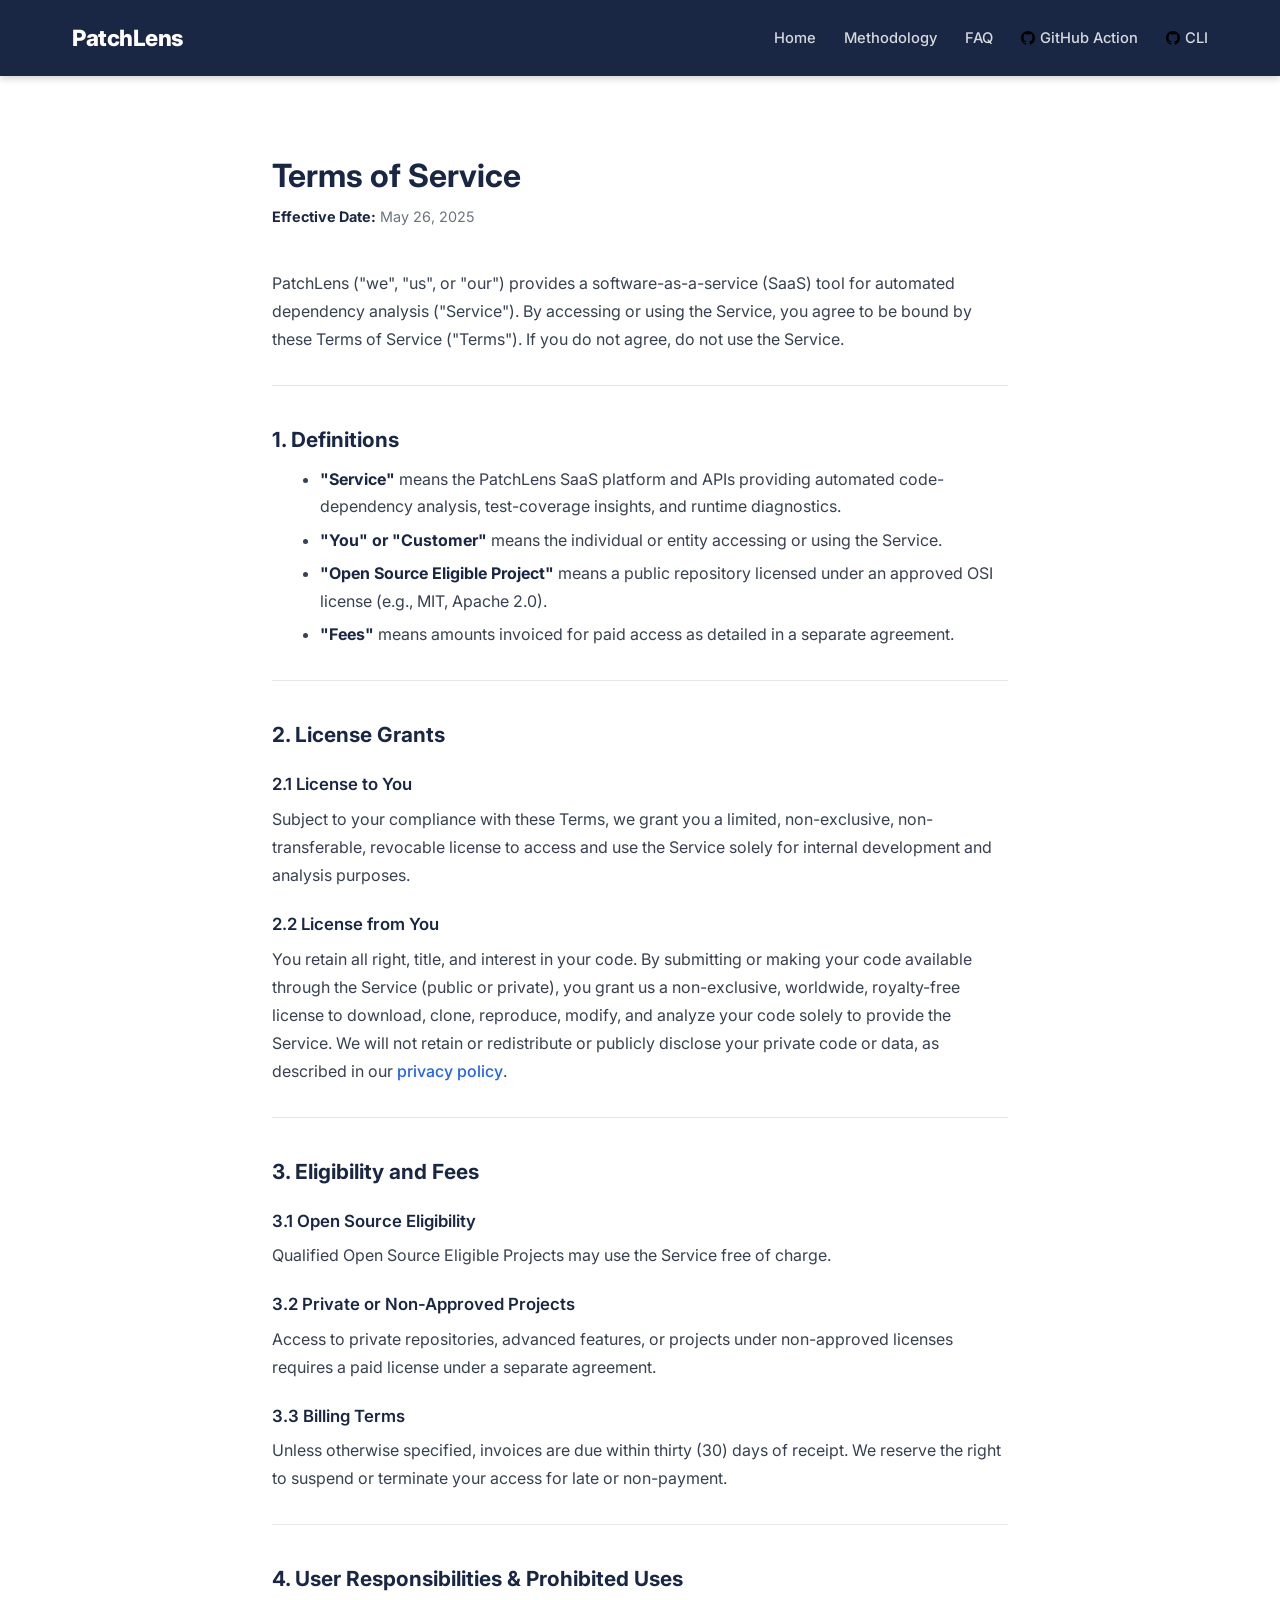
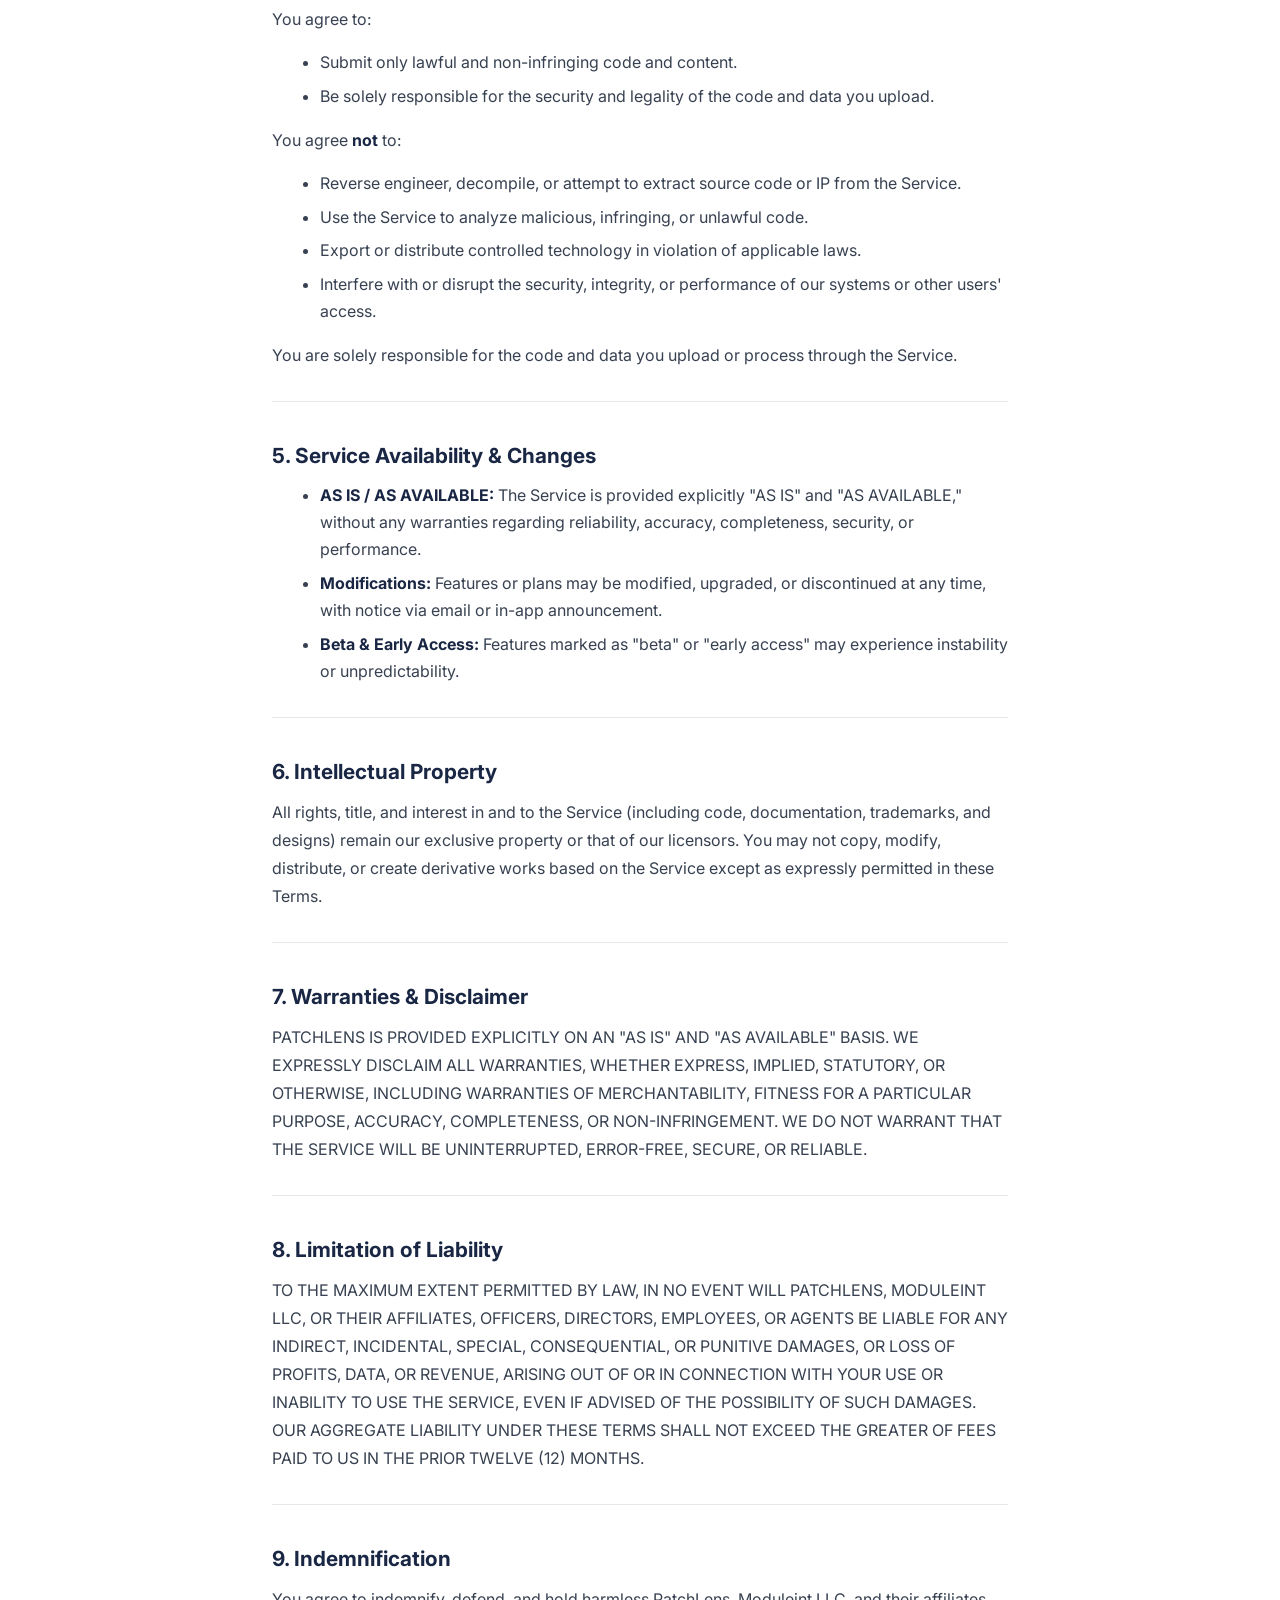
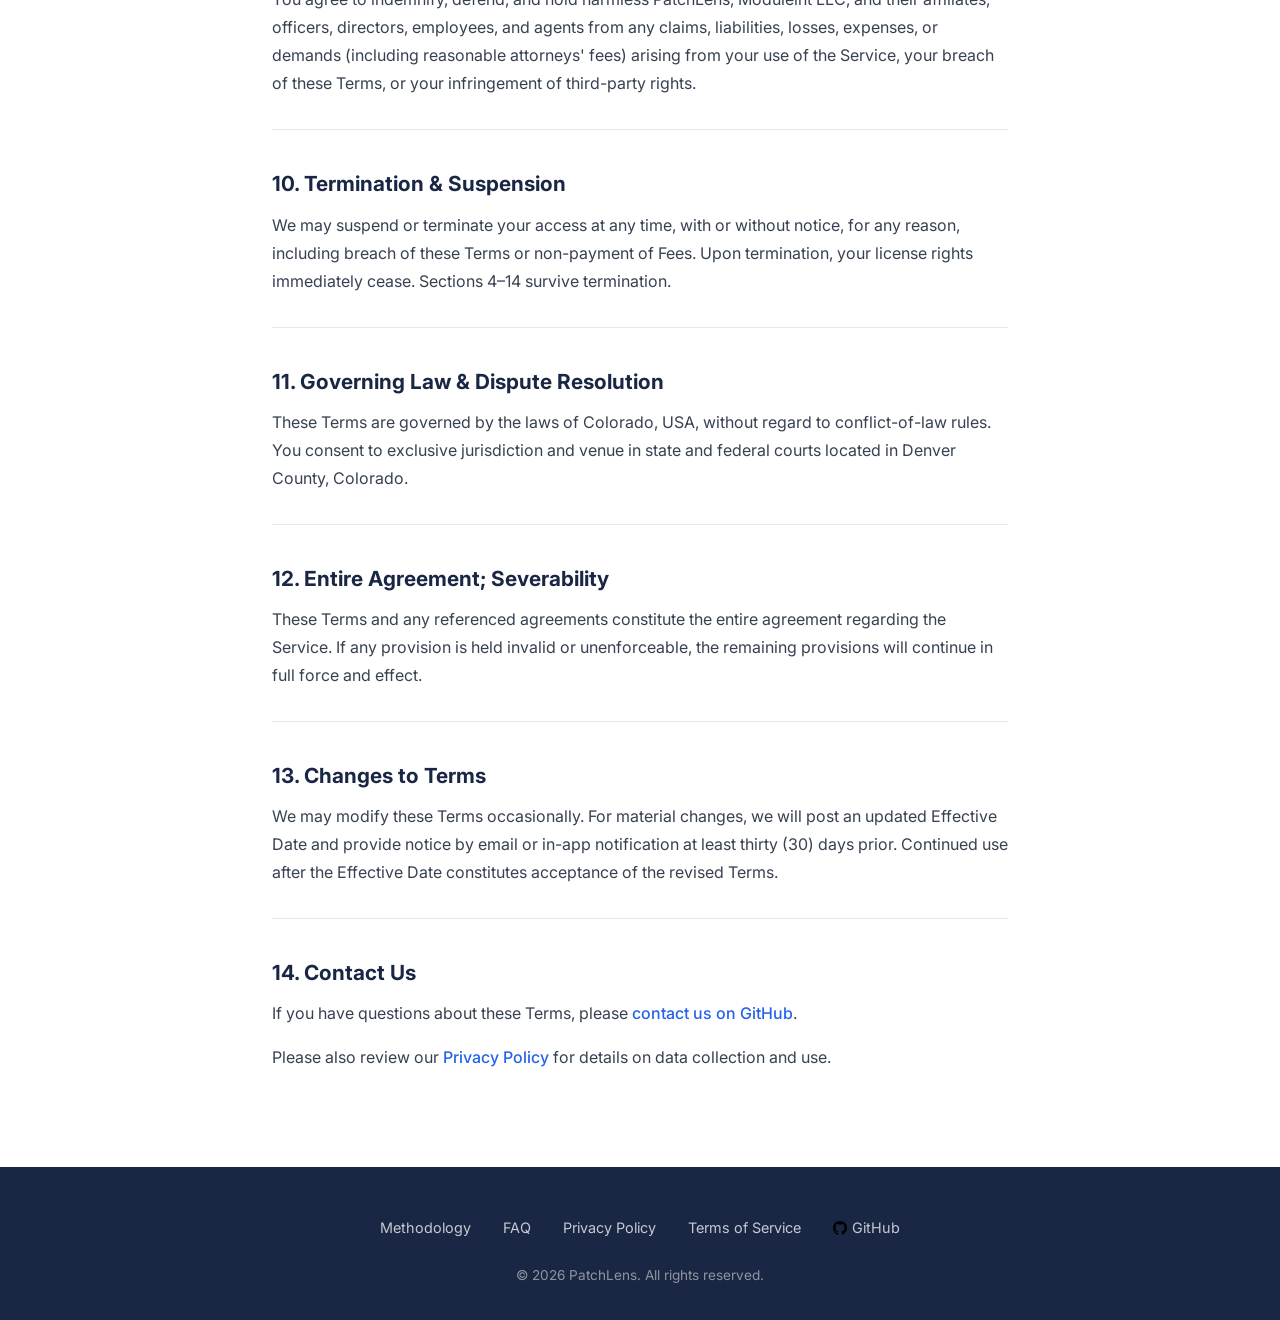
<file: terms-of-service/index.html>
<!DOCTYPE html>
<html lang="en">
<head>
  <meta charset="UTF-8" />
  <meta name="viewport" content="width=device-width, initial-scale=1.0" />
  <title>Terms of Service — PatchLens</title>
  <meta name="description" content="PatchLens Terms of Service — governing your use of the PatchLens dependency analysis platform." />
  <link rel="stylesheet" href="../assets/css/style.css" />
  <link rel="preconnect" href="https://fonts.googleapis.com" />
  <link rel="preconnect" href="https://fonts.gstatic.com" crossorigin />
  <link href="https://fonts.googleapis.com/css2?family=Inter:wght@400;500;600;700;800&display=swap" rel="stylesheet" />
</head>
<body>
<svg xmlns="http://www.w3.org/2000/svg" style="display:none">
  <symbol id="icon-github" viewBox="0 0 16 16">
    <path d="M8 0C3.58 0 0 3.58 0 8c0 3.54 2.29 6.53 5.47 7.59.4.07.55-.17.55-.38 0-.19-.01-.82-.01-1.49-2.01.37-2.53-.49-2.69-.94-.09-.23-.48-.94-.82-1.13-.28-.15-.68-.52-.01-.53.63-.01 1.08.58 1.23.82.72 1.21 1.87.87 2.33.66.07-.52.28-.87.51-1.07-1.78-.2-3.64-.89-3.64-3.95 0-.87.31-1.59.82-2.15-.08-.2-.36-1.02.08-2.12 0 0 .67-.21 2.2.82.64-.18 1.32-.27 2-.27.68 0 1.36.09 2 .27 1.53-1.04 2.2-.82 2.2-.82.44 1.1.16 1.92.08 2.12.51.56.82 1.27.82 2.15 0 3.07-1.87 3.75-3.65 3.95.29.25.54.73.54 1.48 0 1.07-.01 1.93-.01 2.2 0 .21.15.46.55.38A8.013 8.013 0 0016 8c0-4.42-3.58-8-8-8z"/>
  </symbol>
</svg>

<!-- ===== HEADER ===== -->
<header>
  <nav>
    <div class="logo"><a href="../">PatchLens</a></div>
    <button class="nav-toggle" aria-label="Toggle navigation" onclick="document.querySelector('.nav-links').classList.toggle('open')">&#9776;</button>
    <ul class="nav-links">
      <li><a href="../">Home</a></li>
      <li><a href="../methodology/">Methodology</a></li>
      <li><a href="../faq/">FAQ</a></li>
      <li><a href="https://github.com/PatchLens/go-dep-impact-action" target="_blank" rel="noopener"><svg width="14" height="14" aria-hidden="true"><use href="#icon-github"/></svg>GitHub Action</a></li>
      <li><a href="https://github.com/PatchLens/go-update-lens" target="_blank" rel="noopener"><svg width="14" height="14" aria-hidden="true"><use href="#icon-github"/></svg>CLI</a></li>
    </ul>
  </nav>
</header>

<!-- ===== TERMS OF SERVICE ===== -->
<div class="prose-page">
  <div class="prose">
    <h2>Terms of Service</h2>
    <p class="effective-date"><strong>Effective Date:</strong> May 26, 2025</p>

    <p>PatchLens ("we", "us", or "our") provides a software-as-a-service (SaaS) tool for automated dependency analysis ("Service"). By accessing or using the Service, you agree to be bound by these Terms of Service ("Terms"). If you do not agree, do not use the Service.</p>

    <hr />

    <h3>1. Definitions</h3>
    <ul>
      <li><strong>"Service"</strong> means the PatchLens SaaS platform and APIs providing automated code-dependency analysis, test-coverage insights, and runtime diagnostics.</li>
      <li><strong>"You" or "Customer"</strong> means the individual or entity accessing or using the Service.</li>
      <li><strong>"Open Source Eligible Project"</strong> means a public repository licensed under an approved OSI license (e.g., MIT, Apache 2.0).</li>
      <li><strong>"Fees"</strong> means amounts invoiced for paid access as detailed in a separate agreement.</li>
    </ul>

    <hr />

    <h3>2. License Grants</h3>
    <h4>2.1 License to You</h4>
    <p>Subject to your compliance with these Terms, we grant you a limited, non-exclusive, non-transferable, revocable license to access and use the Service solely for internal development and analysis purposes.</p>
    <h4>2.2 License from You</h4>
    <p>You retain all right, title, and interest in your code. By submitting or making your code available through the Service (public or private), you grant us a non-exclusive, worldwide, royalty-free license to download, clone, reproduce, modify, and analyze your code solely to provide the Service. We will not retain or redistribute or publicly disclose your private code or data, as described in our <a href="../privacy-policy/">privacy policy</a>.</p>

    <hr />

    <h3>3. Eligibility and Fees</h3>
    <h4>3.1 Open Source Eligibility</h4>
    <p>Qualified Open Source Eligible Projects may use the Service free of charge.</p>
    <h4>3.2 Private or Non-Approved Projects</h4>
    <p>Access to private repositories, advanced features, or projects under non-approved licenses requires a paid license under a separate agreement.</p>
    <h4>3.3 Billing Terms</h4>
    <p>Unless otherwise specified, invoices are due within thirty (30) days of receipt. We reserve the right to suspend or terminate your access for late or non-payment.</p>

    <hr />

    <h3>4. User Responsibilities &amp; Prohibited Uses</h3>
    <p>You agree to:</p>
    <ul>
      <li>Submit only lawful and non-infringing code and content.</li>
      <li>Be solely responsible for the security and legality of the code and data you upload.</li>
    </ul>
    <p>You agree <strong>not</strong> to:</p>
    <ul>
      <li>Reverse engineer, decompile, or attempt to extract source code or IP from the Service.</li>
      <li>Use the Service to analyze malicious, infringing, or unlawful code.</li>
      <li>Export or distribute controlled technology in violation of applicable laws.</li>
      <li>Interfere with or disrupt the security, integrity, or performance of our systems or other users' access.</li>
    </ul>
    <p>You are solely responsible for the code and data you upload or process through the Service.</p>

    <hr />

    <h3>5. Service Availability &amp; Changes</h3>
    <ul>
      <li><strong>AS IS / AS AVAILABLE:</strong> The Service is provided explicitly "AS IS" and "AS AVAILABLE," without any warranties regarding reliability, accuracy, completeness, security, or performance.</li>
      <li><strong>Modifications:</strong> Features or plans may be modified, upgraded, or discontinued at any time, with notice via email or in-app announcement.</li>
      <li><strong>Beta &amp; Early Access:</strong> Features marked as "beta" or "early access" may experience instability or unpredictability.</li>
    </ul>

    <hr />

    <h3>6. Intellectual Property</h3>
    <p>All rights, title, and interest in and to the Service (including code, documentation, trademarks, and designs) remain our exclusive property or that of our licensors. You may not copy, modify, distribute, or create derivative works based on the Service except as expressly permitted in these Terms.</p>

    <hr />

    <h3>7. Warranties &amp; Disclaimer</h3>
    <p>PATCHLENS IS PROVIDED EXPLICITLY ON AN "AS IS" AND "AS AVAILABLE" BASIS. WE EXPRESSLY DISCLAIM ALL WARRANTIES, WHETHER EXPRESS, IMPLIED, STATUTORY, OR OTHERWISE, INCLUDING WARRANTIES OF MERCHANTABILITY, FITNESS FOR A PARTICULAR PURPOSE, ACCURACY, COMPLETENESS, OR NON-INFRINGEMENT. WE DO NOT WARRANT THAT THE SERVICE WILL BE UNINTERRUPTED, ERROR-FREE, SECURE, OR RELIABLE.</p>

    <hr />

    <h3>8. Limitation of Liability</h3>
    <p>TO THE MAXIMUM EXTENT PERMITTED BY LAW, IN NO EVENT WILL PATCHLENS, MODULEINT LLC, OR THEIR AFFILIATES, OFFICERS, DIRECTORS, EMPLOYEES, OR AGENTS BE LIABLE FOR ANY INDIRECT, INCIDENTAL, SPECIAL, CONSEQUENTIAL, OR PUNITIVE DAMAGES, OR LOSS OF PROFITS, DATA, OR REVENUE, ARISING OUT OF OR IN CONNECTION WITH YOUR USE OR INABILITY TO USE THE SERVICE, EVEN IF ADVISED OF THE POSSIBILITY OF SUCH DAMAGES. OUR AGGREGATE LIABILITY UNDER THESE TERMS SHALL NOT EXCEED THE GREATER OF FEES PAID TO US IN THE PRIOR TWELVE (12) MONTHS.</p>

    <hr />

    <h3>9. Indemnification</h3>
    <p>You agree to indemnify, defend, and hold harmless PatchLens, Moduleint LLC, and their affiliates, officers, directors, employees, and agents from any claims, liabilities, losses, expenses, or demands (including reasonable attorneys' fees) arising from your use of the Service, your breach of these Terms, or your infringement of third-party rights.</p>

    <hr />

    <h3>10. Termination &amp; Suspension</h3>
    <p>We may suspend or terminate your access at any time, with or without notice, for any reason, including breach of these Terms or non-payment of Fees. Upon termination, your license rights immediately cease. Sections 4–14 survive termination.</p>

    <hr />

    <h3>11. Governing Law &amp; Dispute Resolution</h3>
    <p>These Terms are governed by the laws of Colorado, USA, without regard to conflict-of-law rules. You consent to exclusive jurisdiction and venue in state and federal courts located in Denver County, Colorado.</p>

    <hr />

    <h3>12. Entire Agreement; Severability</h3>
    <p>These Terms and any referenced agreements constitute the entire agreement regarding the Service. If any provision is held invalid or unenforceable, the remaining provisions will continue in full force and effect.</p>

    <hr />

    <h3>13. Changes to Terms</h3>
    <p>We may modify these Terms occasionally. For material changes, we will post an updated Effective Date and provide notice by email or in-app notification at least thirty (30) days prior. Continued use after the Effective Date constitutes acceptance of the revised Terms.</p>

    <hr />

    <h3>14. Contact Us</h3>
    <p>If you have questions about these Terms, please <a href="https://github.com/PatchLens/" target="_blank" rel="noopener">contact us on GitHub</a>.</p>
    <p>Please also review our <a href="../privacy-policy/">Privacy Policy</a> for details on data collection and use.</p>
  </div>
</div>

<!-- ===== FOOTER ===== -->
<footer>
  <div class="container">
    <ul class="footer-links">
      <li><a href="../methodology/">Methodology</a></li>
      <li><a href="../faq/">FAQ</a></li>
      <li><a href="../privacy-policy/">Privacy Policy</a></li>
      <li><a href="../terms-of-service/">Terms of Service</a></li>
      <li><a href="https://github.com/PatchLens" target="_blank" rel="noopener"><svg width="14" height="14" aria-hidden="true"><use href="#icon-github"/></svg>GitHub</a></li>
    </ul>
    <p class="footer-copy">&copy; 2026 PatchLens. All rights reserved.</p>
  </div>
</footer>

</body>
</html>
</file>
<file: assets/css/style.css>
/* ===== Reset & Base ===== */
*, *::before, *::after {
  box-sizing: border-box;
  margin: 0;
  padding: 0;
}

html { scroll-behavior: smooth; }

body {
  font-family: 'Inter', system-ui, -apple-system, BlinkMacSystemFont, 'Segoe UI', sans-serif;
  color: #1a2744;
  line-height: 1.6;
  background: #ffffff;
}

a {
  color: #2563eb;
  text-decoration: none;
}
a:hover { text-decoration: underline; }

img {
  max-width: 100%;
  height: auto;
  display: block;
  border-radius: 10px;
}

ul, ol { padding-left: 1.5rem; }

/* ===== Layout ===== */
.container {
  max-width: 1200px;
  margin: 0 auto;
  padding: 0 2rem;
}

.two-col {
  display: grid;
  grid-template-columns: 1fr 1fr;
  gap: 4rem;
  align-items: center;
}

.two-col.img-left .col-img { order: -1; }
.two-col.img-right .col-img { order: 1; }

/* ===== Section Backgrounds ===== */
.section-white  { background: #ffffff; }
.section-light  { background: #f8faff; }
.section-bright { background: #eef2ff; }
.section-tan      { background: #fdfaf7; }
.section-charcoal { background: #3c3c3c; }
.section-charcoal h1, .section-charcoal h2,
.section-charcoal h3, .section-charcoal h4 { color: #ffffff; }
.section-charcoal p { color: rgba(255,255,255,0.85); }
.section-charcoal a { color: rgba(255,255,255,0.9); }
.section-charcoal .btn-outline { border-color: rgba(255,255,255,0.7); color: rgba(255,255,255,0.9); }
.section-charcoal .btn-outline:hover { background: rgba(255,255,255,0.15); color: white; border-color: white; }
.section-dark   { background: #1a2744; }
.section-dark h1, .section-dark h2,
.section-dark h3, .section-dark h4 { color: #ffffff; }
.section-dark p { color: rgba(255,255,255,0.82); }

/* Full-bleed image column — image spans full section height and hits the page right edge */
.section-fill-image { padding: 0; overflow: hidden; }
.section-fill-image > .container {
  max-width: none;
  padding-left: 2rem;
  padding-right: 0;
}
.section-fill-image .two-col { gap: 0; }
.section-fill-image .col-text { padding: 2rem 3rem 2rem 0; }
.section-fill-image .col-img  { align-self: stretch; }
.section-fill-image .col-img img { border-radius: 0; height: 100%; object-fit: cover; }

/* GitHub icon alignment in nav/footer */
.nav-links a svg, .footer-links a svg {
  vertical-align: middle;
  margin-right: 5px;
  position: relative;
  top: -1px;
}

section { padding: 5rem 0; }

/* ===== Header / Nav ===== */
header {
  background: #1a2744;
  color: white;
  position: sticky;
  top: 0;
  z-index: 100;
  box-shadow: 0 2px 8px rgba(0,0,0,0.2);
}

nav {
  display: flex;
  align-items: center;
  justify-content: space-between;
  padding: 1.25rem 2rem;
  max-width: 1200px;
  margin: 0 auto;
}

.logo {
  font-size: 1.4rem;
  font-weight: 800;
  letter-spacing: -0.5px;
}
.logo a { color: white; }
.logo a:hover { text-decoration: none; opacity: 0.9; }

.nav-links {
  display: flex;
  gap: 1.75rem;
  list-style: none;
  align-items: center;
  flex-wrap: wrap;
}

.nav-links a {
  color: rgba(255,255,255,0.82);
  font-size: 0.92rem;
  font-weight: 500;
  transition: color 0.15s;
}
.nav-links a:hover {
  color: white;
  text-decoration: none;
}

.nav-links .nav-cta a {
  background: #2563eb;
  color: white;
  padding: 0.45rem 1rem;
  border-radius: 5px;
  font-weight: 600;
}
.nav-links .nav-cta a:hover {
  background: #1d4ed8;
  text-decoration: none;
}

/* Mobile nav toggle */
.nav-toggle {
  display: none;
  background: none;
  border: none;
  cursor: pointer;
  padding: 0.5rem;
  color: white;
  font-size: 1.5rem;
}

/* ===== Typography ===== */
h1 { font-size: 2.6rem; font-weight: 800; line-height: 1.15; letter-spacing: -0.5px; }
h2 { font-size: 2rem;   font-weight: 700; line-height: 1.25; }
h3 { font-size: 1.5rem; font-weight: 700; line-height: 1.35; }
h4 { font-size: 1.15rem;font-weight: 600; line-height: 1.4; }
h5 { font-size: 1rem;   font-weight: 600; }

p {
  font-size: 1rem;
  line-height: 1.75;
  color: #374151;
  margin-bottom: 1rem;
}
p:last-child { margin-bottom: 0; }

p.lead {
  font-size: 1.15rem;
  line-height: 1.7;
  color: #374151;
}

/* ===== Feature List ===== */
.feature-list {
  list-style: none;
  padding: 0;
  margin-top: 1.5rem;
}

.feature-list li {
  padding: 0.9rem 0;
  border-bottom: 1px solid rgba(37,99,235,0.1);
}
.feature-list li:last-child { border-bottom: none; }

.feature-list strong {
  display: block;
  font-size: 0.95rem;
  color: #1a2744;
  margin-bottom: 0.2rem;
}
.feature-list .feat-desc {
  font-size: 0.88rem;
  color: #6b7280;
  margin: 0;
  line-height: 1.5;
}

/* ===== Buttons ===== */
.btn {
  display: inline-flex;
  align-items: center;
  gap: 0.5rem;
  padding: 0.75rem 1.5rem;
  border-radius: 6px;
  font-weight: 600;
  font-size: 0.95rem;
  transition: all 0.2s;
  cursor: pointer;
  text-decoration: none !important;
}

.btn-primary {
  background: #2563eb;
  color: white;
  border: 2px solid #2563eb;
}
.btn-primary:hover { background: #1d4ed8; border-color: #1d4ed8; color: white; }

.btn-outline {
  border: 2px solid #2563eb;
  color: #2563eb;
  background: transparent;
}
.btn-outline:hover { background: #2563eb; color: white; }

.btn-group {
  display: flex;
  gap: 1rem;
  flex-wrap: wrap;
  margin-top: 1.75rem;
}

/* ===== Section Headings ===== */
.section-label {
  font-size: 0.8rem;
  font-weight: 700;
  letter-spacing: 2px;
  text-transform: uppercase;
  color: #2563eb;
  margin-bottom: 0.75rem;
}

/* ===== Step Numbers (Methodology) ===== */
.step-badge {
  display: inline-flex;
  align-items: center;
  justify-content: center;
  width: 2.25rem;
  height: 2.25rem;
  background: #2563eb;
  color: white;
  border-radius: 50%;
  font-weight: 800;
  font-size: 1rem;
  margin-bottom: 0.75rem;
}

/* ===== FAQ ===== */
.faq-item {
  margin-bottom: 2.5rem;
  padding-bottom: 2.5rem;
  border-bottom: 1px solid #e5e7eb;
}
.faq-item:last-child {
  border-bottom: none;
  padding-bottom: 0;
}

.faq-q {
  font-size: 1.1rem;
  font-weight: 700;
  color: #1a2744;
  margin-bottom: 0.75rem;
}

.faq-a { color: #374151; }
.faq-a ul { margin: 0.75rem 0 0.75rem 1.5rem; }
.faq-a li { margin-bottom: 0.4rem; line-height: 1.6; }

/* ===== Contact Form ===== */
.contact-card {
  background: white;
  border-radius: 12px;
  padding: 2.5rem;
  box-shadow: 0 4px 20px rgba(37,99,235,0.1);
}

.form-group {
  margin-bottom: 1.25rem;
}

label {
  display: block;
  font-weight: 600;
  font-size: 0.9rem;
  margin-bottom: 0.4rem;
  color: #374151;
}

input[type="text"],
input[type="email"],
textarea,
select {
  width: 100%;
  padding: 0.75rem 1rem;
  border: 1.5px solid #d1d5db;
  border-radius: 6px;
  font-size: 1rem;
  font-family: inherit;
  background: #f9fafb;
  color: #1a1a1a;
  transition: border-color 0.15s, box-shadow 0.15s;
}

input:focus,
textarea:focus,
select:focus {
  outline: none;
  border-color: #2563eb;
  background: white;
  box-shadow: 0 0 0 3px rgba(37,99,235,0.08);
}

textarea { resize: vertical; min-height: 130px; }

.btn-submit {
  width: 100%;
  background: #2563eb;
  color: white;
  padding: 0.85rem 2rem;
  border: none;
  border-radius: 6px;
  font-size: 1rem;
  font-weight: 700;
  cursor: pointer;
  transition: background 0.2s;
  font-family: inherit;
}
.btn-submit:hover { background: #1d4ed8; }

/* ===== Prose (Legal Pages) ===== */
.prose-page { padding: 5rem 0; }

.prose {
  max-width: 800px;
  margin: 0 auto;
  padding: 0 2rem;
}

.prose h2 {
  margin-bottom: 0.5rem;
}
.prose .effective-date {
  color: #6b7280;
  font-size: 0.9rem;
  margin-bottom: 2.5rem;
}
.prose h3 {
  margin: 2.5rem 0 0.75rem;
  font-size: 1.3rem;
  color: #1a2744;
}
.prose h4 {
  margin: 1.5rem 0 0.5rem;
  font-size: 1.05rem;
  color: #1a2744;
}
.prose p {
  margin-bottom: 1rem;
}
.prose ul, .prose ol {
  margin: 0.75rem 0 1rem 1.5rem;
}
.prose li {
  margin-bottom: 0.4rem;
  line-height: 1.7;
  color: #374151;
}
.prose hr {
  border: none;
  border-top: 1.5px solid #e5e7eb;
  margin: 2rem 0;
}
.prose blockquote {
  border-left: 4px solid #2563eb;
  padding: 1rem 1.5rem;
  background: #f0f4ff;
  margin: 1.5rem 0;
  border-radius: 0 8px 8px 0;
}
.prose blockquote p {
  margin: 0;
  color: #1a2744;
}
.prose strong { color: #1a2744; }
.prose a { color: #2563eb; font-weight: 500; }

/* ===== Footer ===== */
footer {
  background: #1a2744;
  color: rgba(255,255,255,0.75);
  padding: 3rem 0 2rem;
  text-align: center;
}

.footer-links {
  display: flex;
  gap: 2rem;
  justify-content: center;
  flex-wrap: wrap;
  margin-bottom: 1.5rem;
  list-style: none;
  padding: 0;
}

.footer-links a {
  color: rgba(255,255,255,0.75);
  font-size: 0.9rem;
}
.footer-links a:hover { color: white; text-decoration: none; }

.footer-copy {
  font-size: 0.85rem;
  color: rgba(255,255,255,0.5);
}

/* ===== Responsive ===== */
@media (max-width: 900px) {
  .two-col {
    grid-template-columns: 1fr;
    gap: 2.5rem;
  }
  .two-col.img-left .col-img { order: 0; }
  .two-col.img-right .col-img { order: 0; }

  .section-fill-image > .container { max-width: 1200px; padding-left: 2rem; padding-right: 2rem; }
  .section-fill-image .two-col { gap: 2.5rem; }
  .section-fill-image .col-text { padding: 0; }
  .section-fill-image .col-img  { align-self: auto; }
  .section-fill-image .col-img img { height: auto; }
}

@media (max-width: 768px) {
  h1 { font-size: 2rem; }
  h2 { font-size: 1.75rem; }
  h3 { font-size: 1.3rem; }
  section { padding: 3.5rem 0; }

  .nav-links {
    display: none;
    flex-direction: column;
    position: absolute;
    top: 100%;
    left: 0;
    right: 0;
    background: #1a2744;
    padding: 1rem 2rem 1.5rem;
    gap: 0.5rem;
    border-top: 1px solid rgba(255,255,255,0.1);
  }
  .nav-links.open { display: flex; }
  .nav-links a { padding: 0.5rem 0; display: block; }
  .nav-toggle { display: block; }

  nav { position: relative; }
}

@media (max-width: 480px) {
  .container { padding: 0 1.25rem; }
  .contact-card { padding: 1.75rem; }
  .btn-group { flex-direction: column; }
  .btn { width: 100%; justify-content: center; }
}
</file>
